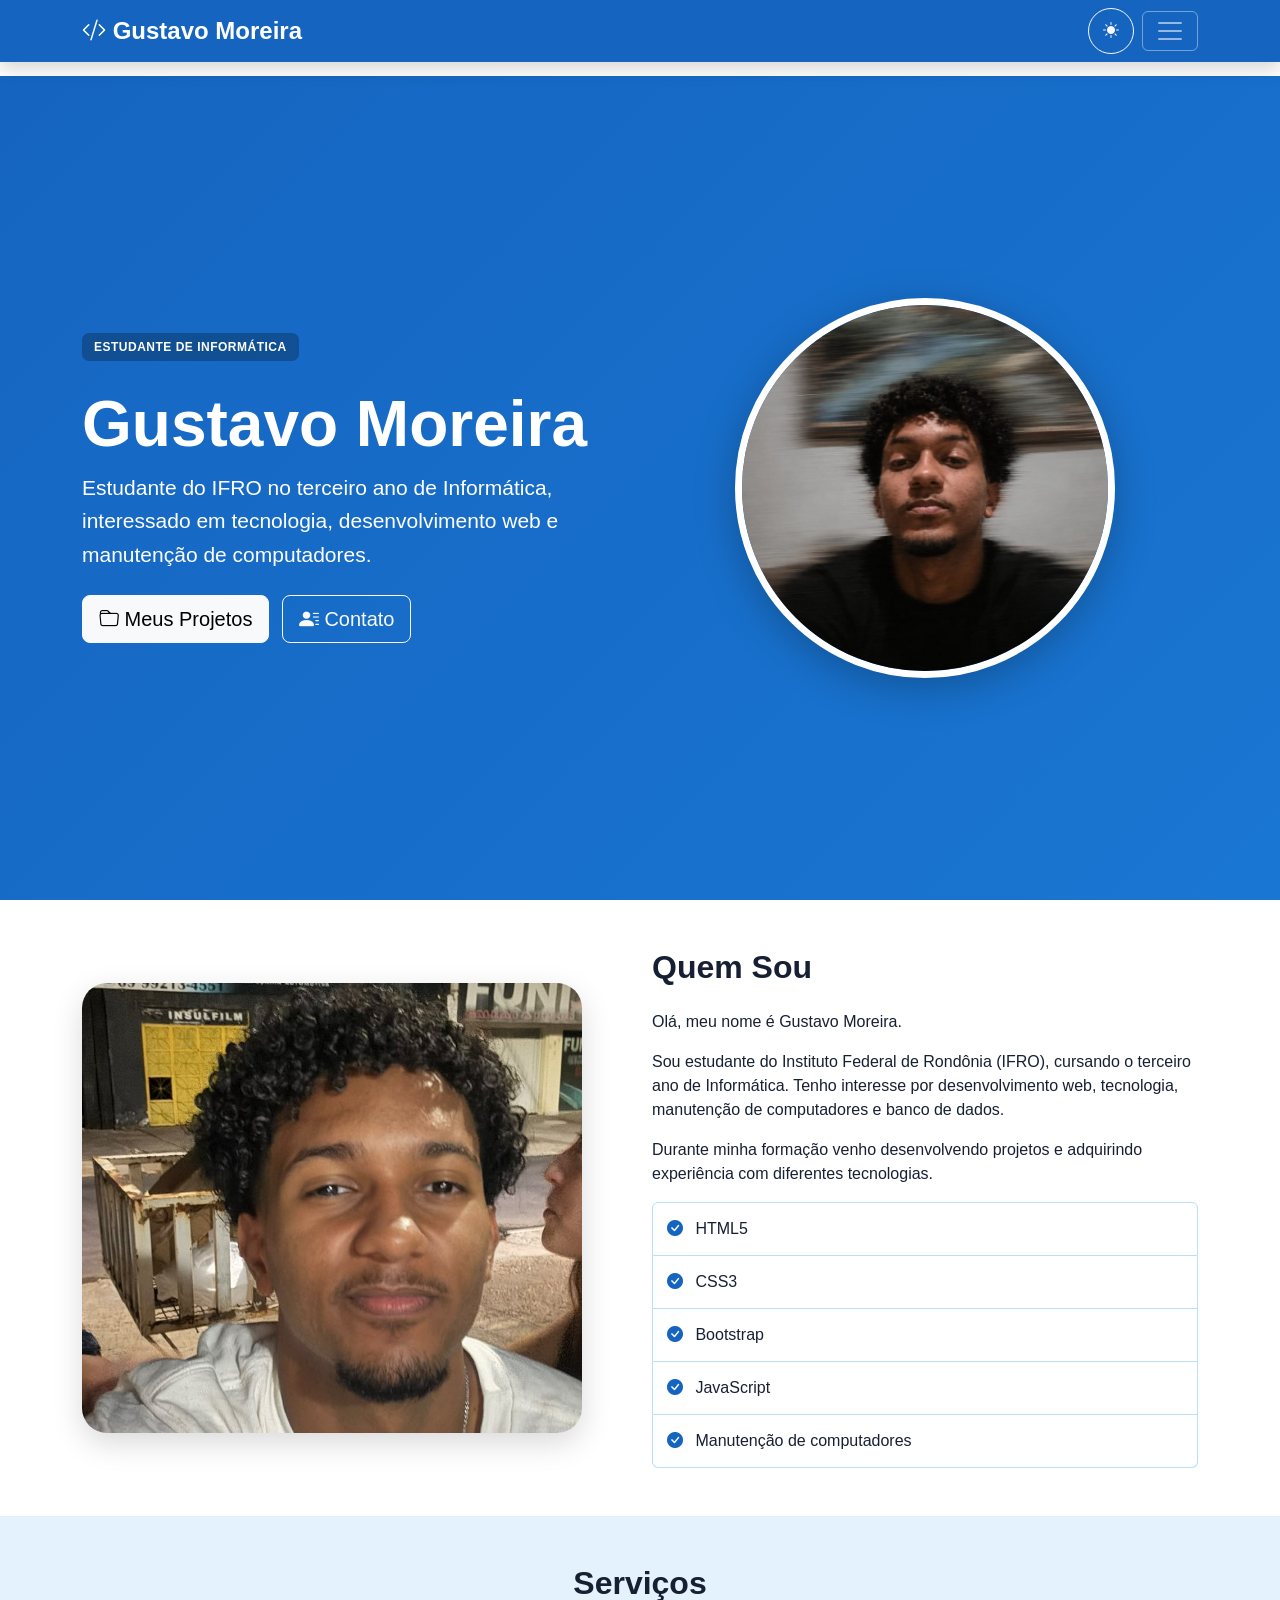
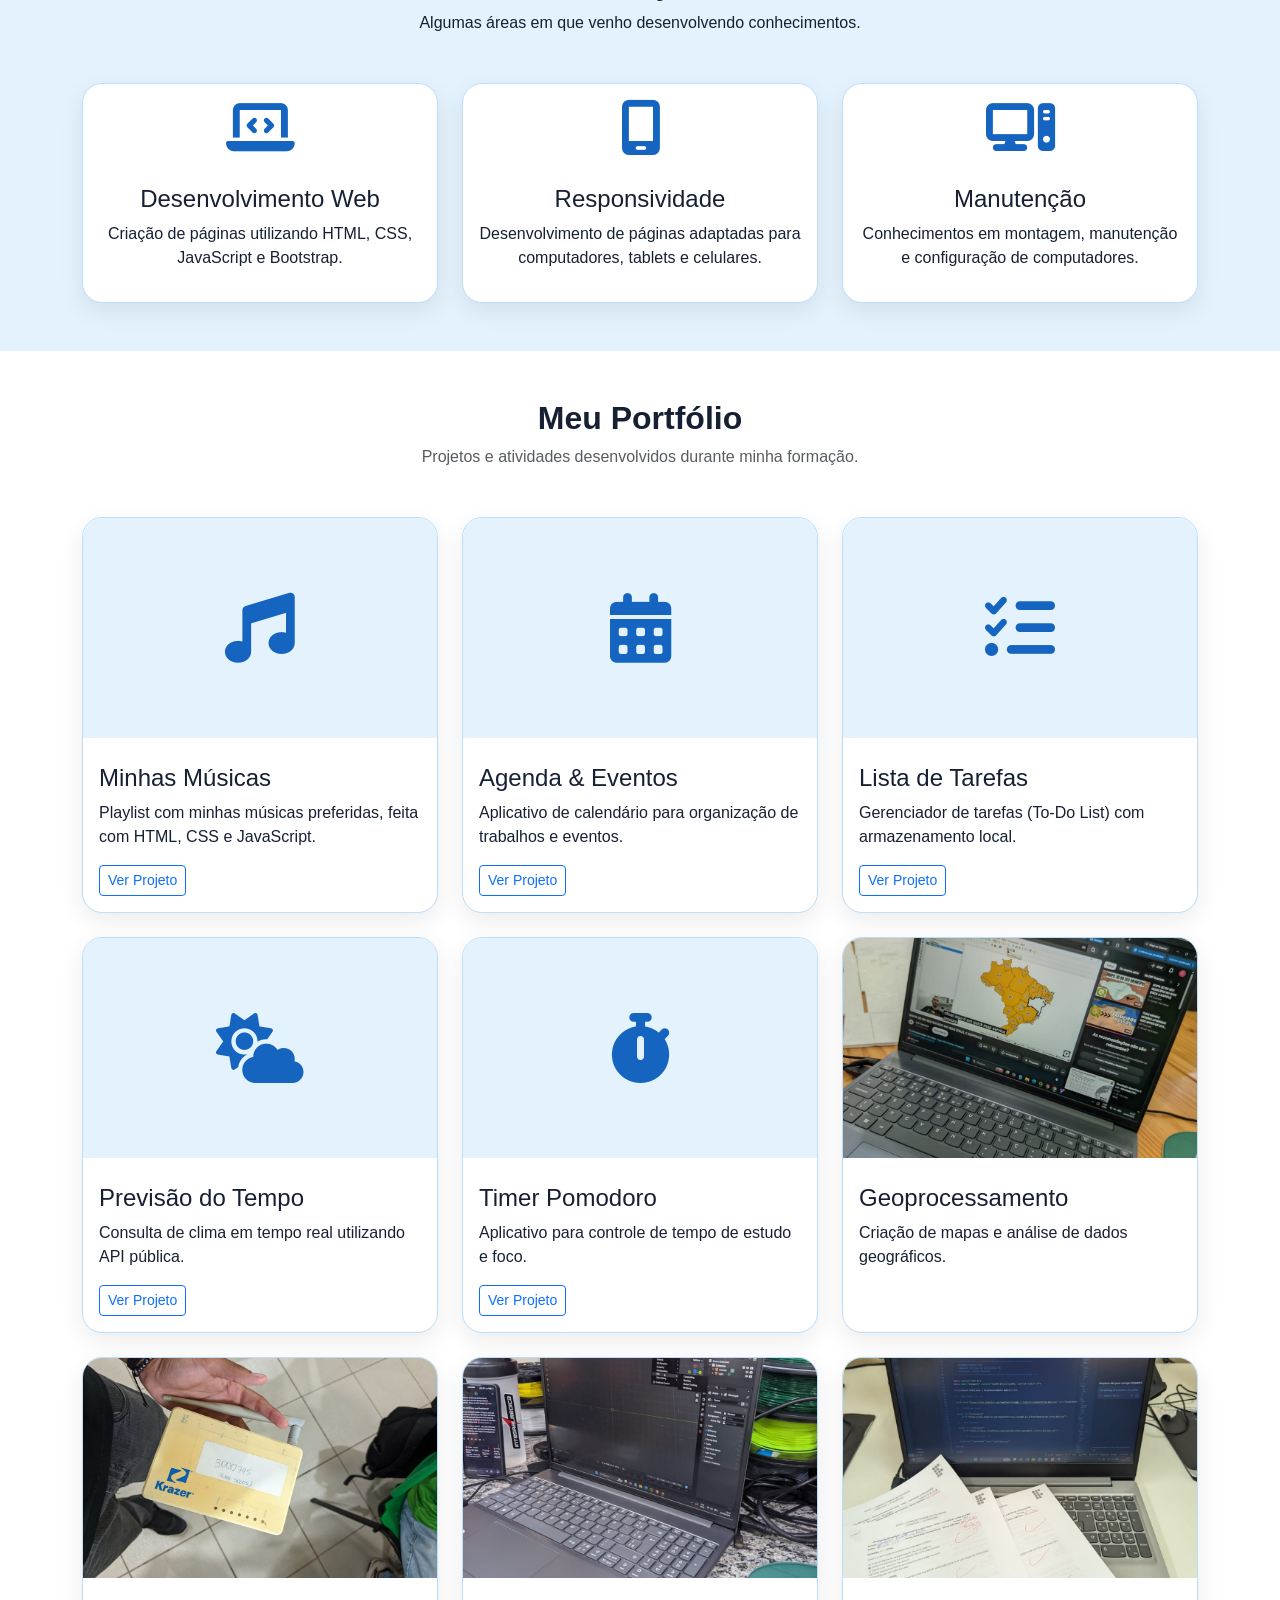
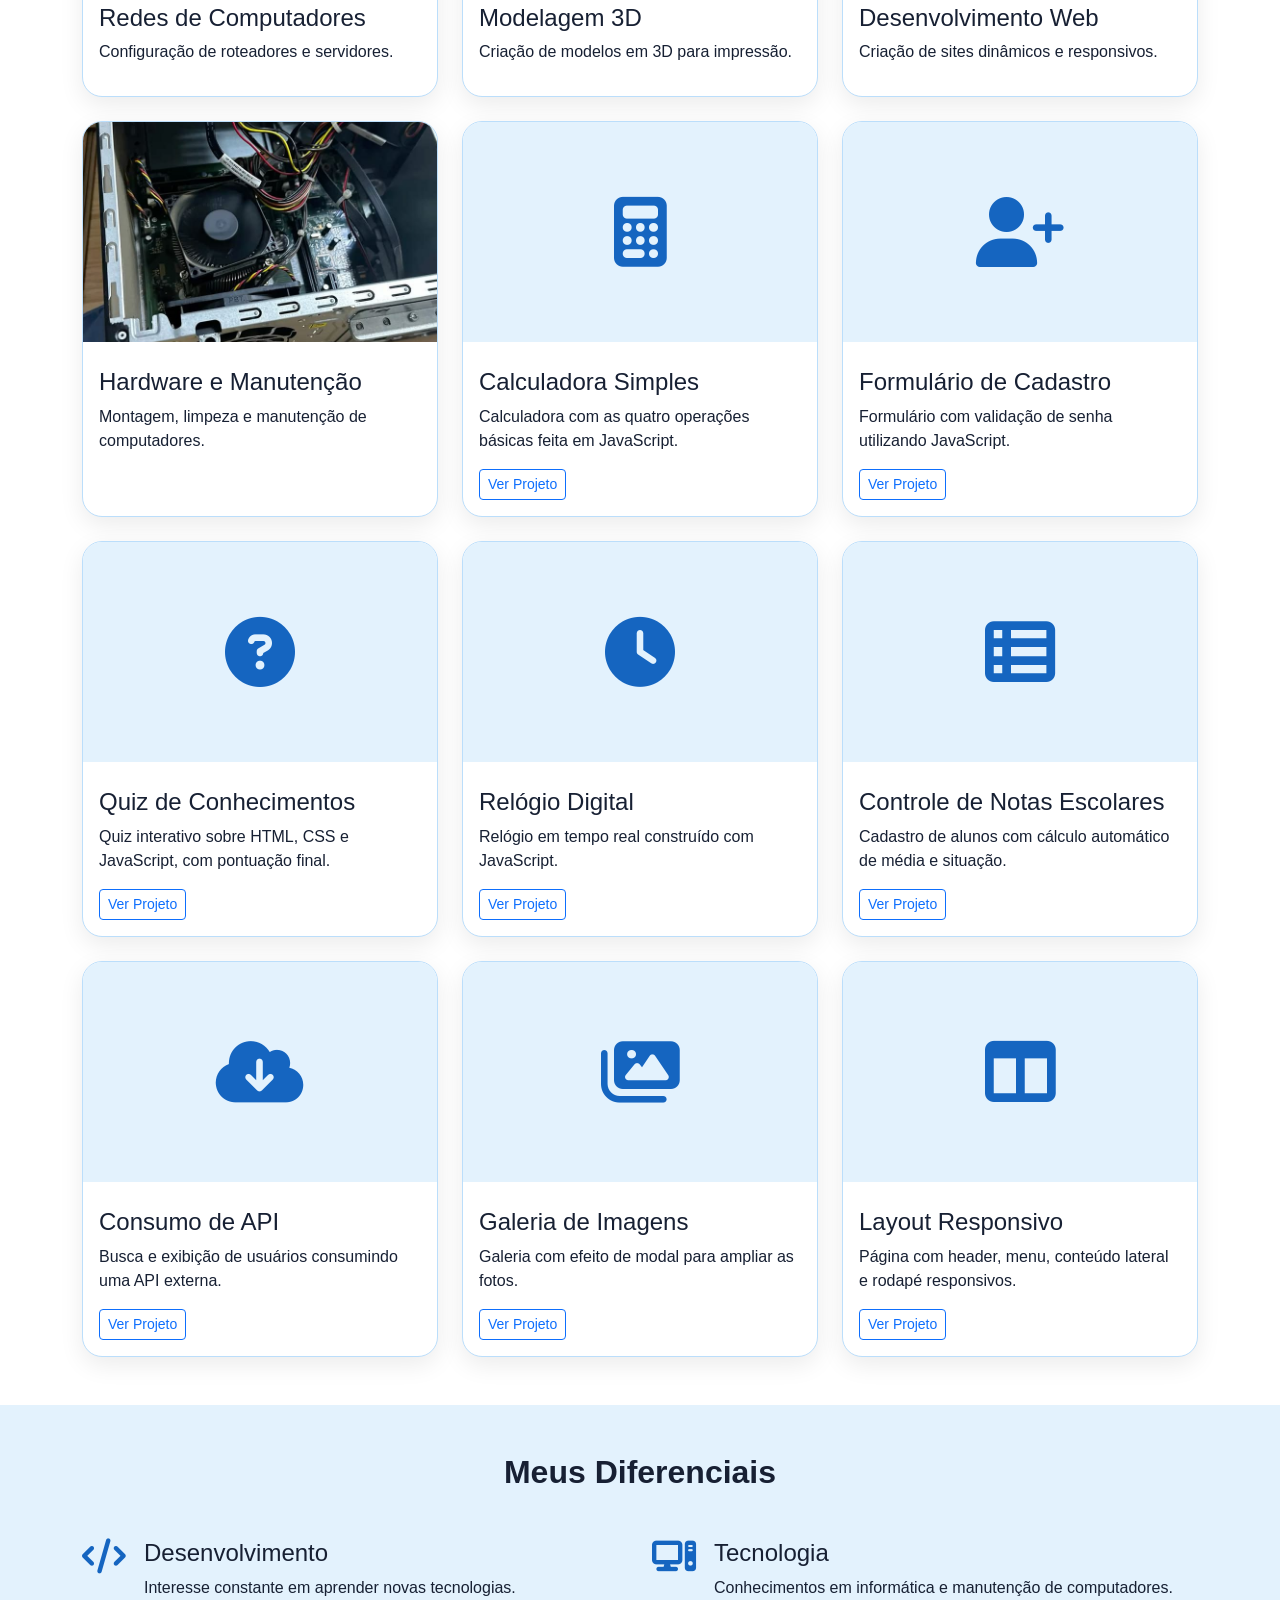
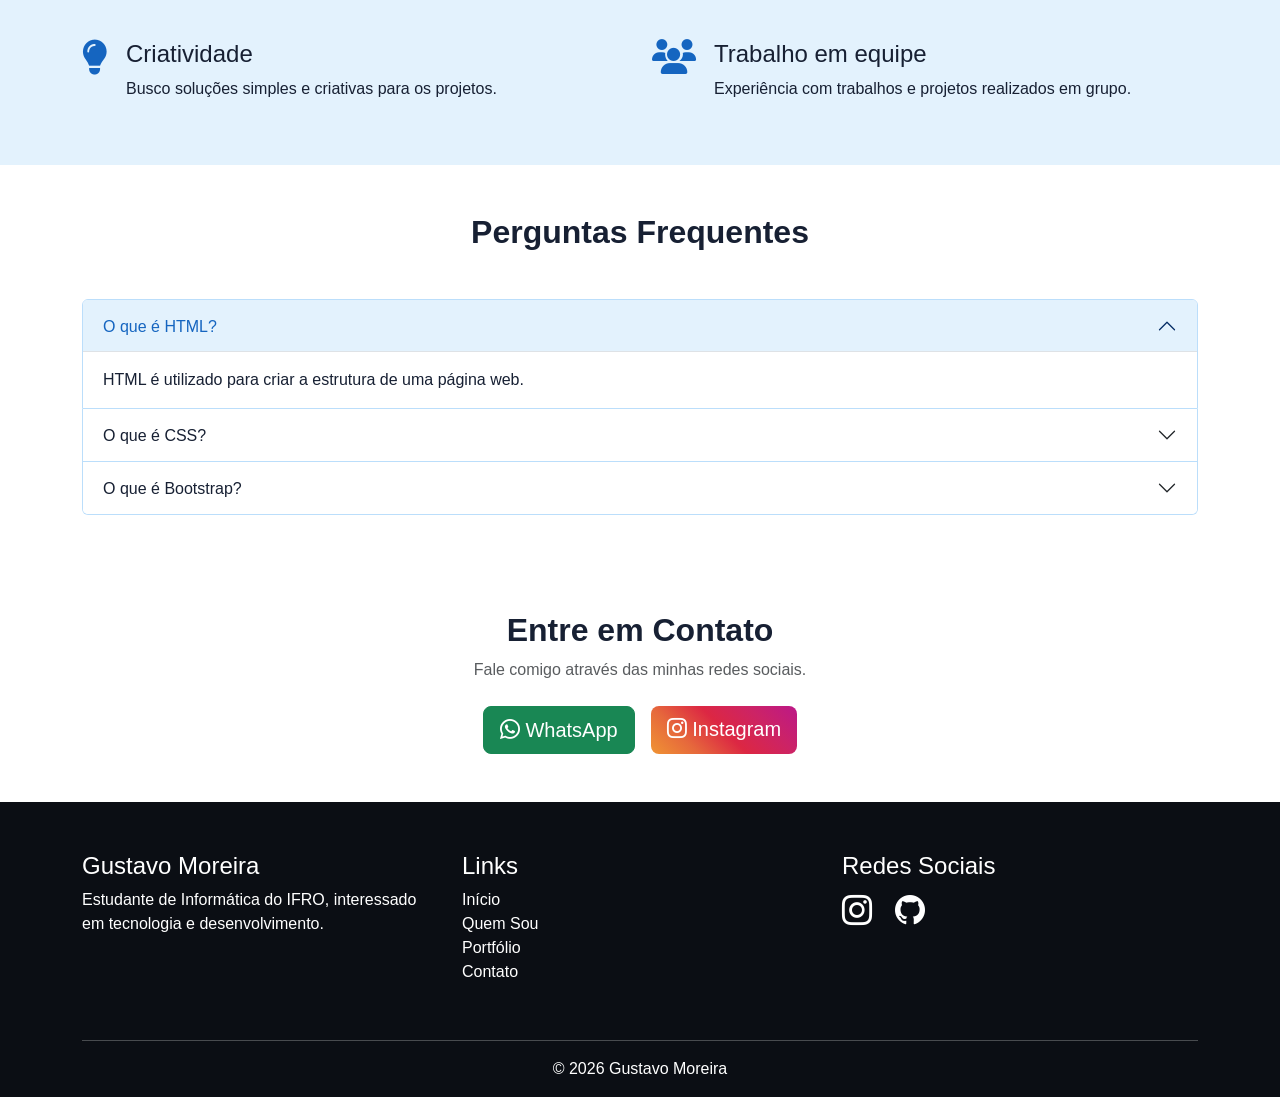
<file: index.html>
﻿<!DOCTYPE html>
<html lang="pt-BR">

<head>

    <!-- Define que estamos usando HTML5 -->
    <meta charset="UTF-8">

    <!-- Faz o site se adaptar a celulares, tablets e computadores -->
    <meta name="viewport" content="width=device-width, initial-scale=1.0">

    <!-- Título que aparece na aba do navegador -->
    <title>Gustavo Moreira | Portfólio</title>

    <!-- Bootstrap -->
    <link href="https://cdn.jsdelivr.net/npm/bootstrap@5.3.7/dist/css/bootstrap.min.css" rel="stylesheet">

    <!-- Bootstrap Icons -->
    <link rel="stylesheet"
        href="https://cdn.jsdelivr.net/npm/bootstrap-icons@1.13.1/font/bootstrap-icons.min.css">

    <!-- Font Awesome -->
    <link rel="stylesheet"
        href="https://cdnjs.cloudflare.com/ajax/libs/font-awesome/6.7.2/css/all.min.css">

    <!-- Nosso arquivo CSS -->
    <link rel="stylesheet" href="style.css">

</head>

<body>

    <!-- =====================================================
         LOADER
         Tela que aparece enquanto a página carrega
    ====================================================== -->

    <div id="loader">

        <div class="spinner-border text-primary"
            style="width: 4rem; height: 4rem;"
            role="status">

        </div>

    </div>


    <!-- =====================================================
         NAVBAR
         Barra superior do site
    ====================================================== -->

    <header>

        <nav class="navbar navbar-dark fixed-top shadow">

            <div class="container">

                <!-- Nome no canto esquerdo -->
                <a class="navbar-brand fw-bold" href="#inicio">

                    <i class="bi bi-code-slash"></i>

                    Gustavo Moreira

                </a>


                <!-- Botões do lado direito -->

                <div class="d-flex align-items-center">

                    <!-- Botão para mudar o tema -->

                    <button id="btnDarkMode"
                        class="btn btn-outline-light rounded-circle tema-btn"
                        title="Alternar tema">

                        <i id="iconeTema" class="bi bi-sun-fill"></i>

                    </button>


                    <!-- Botão do menu -->

                    <button class="navbar-toggler ms-2"
                        type="button"
                        data-bs-toggle="offcanvas"
                        data-bs-target="#menuOffcanvas">

                        <span class="navbar-toggler-icon"></span>

                    </button>

                </div>

            </div>

        </nav>


        <!-- =================================================
             MENU LATERAL
        ================================================== -->

        <div class="offcanvas offcanvas-end"
            tabindex="-1"
            id="menuOffcanvas">

            <div class="offcanvas-header">

                <h5 class="offcanvas-title">

                    Navegação

                </h5>

                <button type="button"
                    class="btn-close"
                    data-bs-dismiss="offcanvas">

                </button>

            </div>


            <div class="offcanvas-body">

                <ul class="navbar-nav">

                    <li class="nav-item">

                        <a class="nav-link"
                            href="#inicio"
                            data-bs-dismiss="offcanvas">

                            Início

                        </a>

                    </li>


                    <li class="nav-item">

                        <a class="nav-link"
                            href="#sobre"
                            data-bs-dismiss="offcanvas">

                            Quem Sou

                        </a>

                    </li>


                    <li class="nav-item">

                        <a class="nav-link"
                            href="#servicos"
                            data-bs-dismiss="offcanvas">

                            Serviços

                        </a>

                    </li>


                    <li class="nav-item">

                        <a class="nav-link"
                            href="#galeria"
                            data-bs-dismiss="offcanvas">

                            Portfólio

                        </a>

                    </li>


                    <li class="nav-item">

                        <a class="nav-link"
                            href="#contato"
                            data-bs-dismiss="offcanvas">

                            Contato

                        </a>

                    </li>

                </ul>

            </div>

        </div>

    </header>



    <!-- =====================================================
         CONTEÚDO PRINCIPAL
    ====================================================== -->

    <main>


        <!-- =================================================
             INÍCIO
        ================================================== -->

        <section id="inicio" class="hero">

            <div class="container">

                <div class="row align-items-center">


                    <!-- TEXTO -->

                    <div class="col-lg-6 hero-text">

                        <span class="badge">

                            ESTUDANTE DE INFORMÁTICA

                        </span>


                        <h1>

                            Gustavo Moreira

                        </h1>


                        <p>

                            Estudante do IFRO no terceiro ano de Informática,
                            interessado em tecnologia, desenvolvimento web
                            e manutenção de computadores.

                        </p>


                        <!-- Botões -->

                        <div class="mt-4">

                            <a href="#galeria"
                                class="btn btn-light btn-lg me-2">

                                <i class="bi bi-folder"></i>

                                Meus Projetos

                            </a>


                            <a href="#contato"
                                class="btn btn-outline-light btn-lg">

                                <i class="bi bi-person-lines-fill"></i>

                                Contato

                            </a>

                        </div>

                    </div>



                    <!-- =================================================
                         FOTO PRINCIPAL
                    ================================================== -->

                    <div class="col-lg-6 text-center">

                        <img src="img/perfil.jpg"
                            class="foto-inicio"
                            alt="Foto de Gustavo Moreira">

                    </div>

                </div>

            </div>

        </section>



        <!-- =================================================
             QUEM SOU
        ================================================== -->

        <section id="sobre" class="py-5">

            <div class="container">

                <div class="row align-items-center">


                    <!-- FOTO -->

                    <div class="col-lg-6 mb-4 mb-lg-0">

                        <img src="img/sobre.jpg"
                            class="img-fluid foto-sobre"
                            alt="Gustavo Moreira">

                    </div>



                    <!-- TEXTO -->

                    <div class="col-lg-6">

                        <h2 class="fw-bold mb-4">

                            Quem Sou

                        </h2>


                        <p>

                            Olá, meu nome é Gustavo Moreira.

                        </p>


                        <p>

                            Sou estudante do Instituto Federal de Rondônia
                            (IFRO), cursando o terceiro ano de Informática.
                            Tenho interesse por desenvolvimento web,
                            tecnologia, manutenção de computadores e banco
                            de dados.

                        </p>


                        <p>

                            Durante minha formação venho desenvolvendo
                            projetos e adquirindo experiência com diferentes
                            tecnologias.

                        </p>


                        <!-- Habilidades -->

                        <ul class="list-group">

                            <li class="list-group-item">

                                <i class="bi bi-check-circle-fill"></i>

                                HTML5

                            </li>


                            <li class="list-group-item">

                                <i class="bi bi-check-circle-fill"></i>

                                CSS3

                            </li>


                            <li class="list-group-item">

                                <i class="bi bi-check-circle-fill"></i>

                                Bootstrap

                            </li>


                            <li class="list-group-item">

                                <i class="bi bi-check-circle-fill"></i>

                                JavaScript

                            </li>


                            <li class="list-group-item">

                                <i class="bi bi-check-circle-fill"></i>

                                Manutenção de computadores

                            </li>

                        </ul>

                    </div>

                </div>

            </div>

        </section>



        <!-- =================================================
             SERVIÇOS
        ================================================== -->

        <section id="servicos" class="py-5 secao-destaque">

            <div class="container">

                <div class="text-center mb-5">

                    <h2 class="fw-bold">

                        Serviços

                    </h2>

                    <p>

                        Algumas áreas em que venho desenvolvendo
                        conhecimentos.

                    </p>

                </div>


                <div class="row g-4">


                    <!-- CARD 1 -->

                    <div class="col-md-4">

                        <div class="card h-100">

                            <div class="card-body text-center">

                                <i class="fa-solid fa-laptop-code icone-card"></i>

                                <h4>

                                    Desenvolvimento Web

                                </h4>

                                <p>

                                    Criação de páginas utilizando HTML,
                                    CSS, JavaScript e Bootstrap.

                                </p>

                            </div>

                        </div>

                    </div>



                    <!-- CARD 2 -->

                    <div class="col-md-4">

                        <div class="card h-100">

                            <div class="card-body text-center">

                                <i class="fa-solid fa-mobile-screen icone-card"></i>

                                <h4>

                                    Responsividade

                                </h4>

                                <p>

                                    Desenvolvimento de páginas adaptadas
                                    para computadores, tablets e celulares.

                                </p>

                            </div>

                        </div>

                    </div>



                    <!-- CARD 3 -->

                    <div class="col-md-4">

                        <div class="card h-100">

                            <div class="card-body text-center">

                                <i class="fa-solid fa-computer icone-card"></i>

                                <h4>

                                    Manutenção

                                </h4>

                                <p>

                                    Conhecimentos em montagem, manutenção
                                    e configuração de computadores.

                                </p>

                            </div>

                        </div>

                    </div>

                </div>

            </div>

        </section>



        <!-- =================================================
             PORTFÓLIO
        ================================================== -->

        <section id="galeria" class="py-5">

            <div class="container">

                <div class="text-center mb-5">

                    <h2 class="fw-bold">

                        Meu Portfólio

                    </h2>

                    <p class="text-muted">

                        Projetos e atividades desenvolvidos durante
                        minha formação.

                    </p>

                </div>


                <div class="row g-4">


                    <!-- PROJETO 1: Música -->
                    <div class="col-lg-4 col-md-6">
                        <div class="card h-100">
                            <div class="projeto-icone">
                                <i class="fa-solid fa-music"></i>
                            </div>
                            <div class="card-body">
                                <h4>Minhas Músicas</h4>
                                <p>Playlist com minhas músicas preferidas, feita com HTML, CSS e JavaScript.</p>
                                <a href="projetos/musicas/index.html" target="_blank" class="btn btn-outline-primary btn-sm">Ver Projeto</a>
                            </div>
                        </div>
                    </div>

                    <!-- PROJETO 2: Calendário / Agenda -->
                    <div class="col-lg-4 col-md-6">
                        <div class="card h-100">
                            <div class="projeto-icone">
                                <i class="fa-solid fa-calendar-days"></i>
                            </div>
                            <div class="card-body">
                                <h4>Agenda & Eventos</h4>
                                <p>Aplicativo de calendário para organização de trabalhos e eventos.</p>
                                <a href="projetos/calendario/index.html" target="_blank" class="btn btn-outline-primary btn-sm">Ver Projeto</a>
                            </div>
                        </div>
                    </div>

                    <!-- PROJETO 3: Lista de Tarefas -->
                    <div class="col-lg-4 col-md-6">
                        <div class="card h-100">
                            <div class="projeto-icone">
                                <i class="fa-solid fa-list-check"></i>
                            </div>
                            <div class="card-body">
                                <h4>Lista de Tarefas</h4>
                                <p>Gerenciador de tarefas (To-Do List) com armazenamento local.</p>
                                <a href="projetos/tarefas/index.html" target="_blank" class="btn btn-outline-primary btn-sm">Ver Projeto</a>
                            </div>
                        </div>
                    </div>

                    <!-- PROJETO 4: Clima -->
                    <div class="col-lg-4 col-md-6">
                        <div class="card h-100">
                            <div class="projeto-icone">
                                <i class="fa-solid fa-cloud-sun"></i>
                            </div>
                            <div class="card-body">
                                <h4>Previsão do Tempo</h4>
                                <p>Consulta de clima em tempo real utilizando API pública.</p>
                                <a href="projetos/clima/index.html" target="_blank" class="btn btn-outline-primary btn-sm">Ver Projeto</a>
                            </div>
                        </div>
                    </div>

                    <!-- PROJETO 5: Pomodoro -->
                    <div class="col-lg-4 col-md-6">
                        <div class="card h-100">
                            <div class="projeto-icone">
                                <i class="fa-solid fa-stopwatch"></i>
                            </div>
                            <div class="card-body">
                                <h4>Timer Pomodoro</h4>
                                <p>Aplicativo para controle de tempo de estudo e foco.</p>
                                <a href="projetos/pomodoro/index.html" target="_blank" class="btn btn-outline-primary btn-sm">Ver Projeto</a>
                            </div>
                        </div>
                    </div>

                    <!-- PROJETOS ANTIGOS COM FOTOS -->

                    <!-- PROJETO: Geoprocessamento -->
                    <div class="col-lg-4 col-md-6">
                        <div class="card h-100">
                            <img src="img/projeto1.jpg"
                                class="card-img-top imagem-projeto"
                                alt="Projeto de Geoprocessamento">
                            <div class="card-body">
                                <h4>
                                    Geoprocessamento
                                </h4>
                                <p>
                                    Criação de mapas e análise de dados
                                    geográficos.
                                </p>
                            </div>
                        </div>
                    </div>

                    <!-- PROJETO: Redes de Computadores -->
                    <div class="col-lg-4 col-md-6">
                        <div class="card h-100">
                            <img src="img/projeto2.jpg"
                                class="card-img-top imagem-projeto"
                                alt="Projeto de Redes">
                            <div class="card-body">
                                <h4>
                                    Redes de Computadores
                                </h4>
                                <p>
                                    Configuração de roteadores e
                                    servidores.
                                </p>
                            </div>
                        </div>
                    </div>

                    <!-- PROJETO: Modelagem 3D -->
                    <div class="col-lg-4 col-md-6">
                        <div class="card h-100">
                            <img src="img/projeto3.jpg"
                                class="card-img-top imagem-projeto"
                                alt="Projeto de Modelagem 3D">
                            <div class="card-body">
                                <h4>
                                    Modelagem 3D
                                </h4>
                                <p>
                                    Criação de modelos em 3D para
                                    impressão.
                                </p>
                            </div>
                        </div>
                    </div>

                    <!-- PROJETO: Desenvolvimento Web -->
                    <div class="col-lg-4 col-md-6">
                        <div class="card h-100">
                            <img src="img/projeto4.jpg"
                                class="card-img-top imagem-projeto"
                                alt="Projeto Web">
                            <div class="card-body">
                                <h4>
                                    Desenvolvimento Web
                                </h4>
                                <p>
                                    Criação de sites dinâmicos e
                                    responsivos.
                                </p>
                            </div>
                        </div>
                    </div>

                    <!-- PROJETO: Hardware e Manutenção -->
                    <div class="col-lg-4 col-md-6">
                        <div class="card h-100">
                            <img src="img/projeto5.jpg"
                                class="card-img-top imagem-projeto"
                                alt="Manutenção de computadores">
                            <div class="card-body">
                                <h4>
                                    Hardware e Manutenção
                                </h4>
                                <p>
                                    Montagem, limpeza e manutenção
                                    de computadores.
                                </p>
                            </div>
                        </div>
                    </div>

                    <!-- PROJETO 6 -->                    <div class="col-lg-4 col-md-6">

                        <div class="card h-100">

                            <div class="projeto-icone">
                                <i class="fa-solid fa-calculator"></i>
                            </div>

                            <div class="card-body">

                                <h4>

                                    Calculadora Simples

                                </h4>

                                <p>

                                    Calculadora com as quatro operações
                                    básicas feita em JavaScript.

                                </p>

                                <a href="projetos/calculadora/index.html"
                                    target="_blank"
                                    class="btn btn-outline-primary btn-sm">

                                    Ver Projeto

                                </a>

                            </div>

                        </div>

                    </div>



                    <!-- PROJETO 7 -->

                    <div class="col-lg-4 col-md-6">

                        <div class="card h-100">

                            <div class="projeto-icone">
                                <i class="fa-solid fa-user-plus"></i>
                            </div>

                            <div class="card-body">

                                <h4>

                                    Formulário de Cadastro

                                </h4>

                                <p>

                                    Formulário com validação de senha
                                    utilizando JavaScript.

                                </p>

                                <a href="projetos/cadastro/index.html"
                                    target="_blank"
                                    class="btn btn-outline-primary btn-sm">

                                    Ver Projeto

                                </a>

                            </div>

                        </div>

                    </div>



                    <!-- PROJETO 8 -->

                    <div class="col-lg-4 col-md-6">

                        <div class="card h-100">

                            <div class="projeto-icone">
                                <i class="fa-solid fa-circle-question"></i>
                            </div>

                            <div class="card-body">

                                <h4>

                                    Quiz de Conhecimentos

                                </h4>

                                <p>

                                    Quiz interativo sobre HTML, CSS e
                                    JavaScript, com pontuação final.

                                </p>

                                <a href="projetos/quiz/index.html"
                                    target="_blank"
                                    class="btn btn-outline-primary btn-sm">

                                    Ver Projeto

                                </a>

                            </div>

                        </div>

                    </div>



                    <!-- PROJETO 9 -->

                    <div class="col-lg-4 col-md-6">

                        <div class="card h-100">

                            <div class="projeto-icone">
                                <i class="fa-solid fa-clock"></i>
                            </div>

                            <div class="card-body">

                                <h4>

                                    Relógio Digital

                                </h4>

                                <p>

                                    Relógio em tempo real construído
                                    com JavaScript.

                                </p>

                                <a href="projetos/relogio/index.html"
                                    target="_blank"
                                    class="btn btn-outline-primary btn-sm">

                                    Ver Projeto

                                </a>

                            </div>

                        </div>

                    </div>



                    <!-- PROJETO 10 -->

                    <div class="col-lg-4 col-md-6">

                        <div class="card h-100">

                            <div class="projeto-icone">
                                <i class="fa-solid fa-table-list"></i>
                            </div>

                            <div class="card-body">

                                <h4>

                                    Controle de Notas Escolares

                                </h4>

                                <p>

                                    Cadastro de alunos com cálculo
                                    automático de média e situação.

                                </p>

                                <a href="projetos/notas/index.html"
                                    target="_blank"
                                    class="btn btn-outline-primary btn-sm">

                                    Ver Projeto

                                </a>

                            </div>

                        </div>

                    </div>



                    <!-- PROJETO 11 -->

                    <div class="col-lg-4 col-md-6">

                        <div class="card h-100">

                            <div class="projeto-icone">
                                <i class="fa-solid fa-cloud-arrow-down"></i>
                            </div>

                            <div class="card-body">

                                <h4>

                                    Consumo de API

                                </h4>

                                <p>

                                    Busca e exibição de usuários
                                    consumindo uma API externa.

                                </p>

                                <a href="projetos/api/index.html"
                                    target="_blank"
                                    class="btn btn-outline-primary btn-sm">

                                    Ver Projeto

                                </a>

                            </div>

                        </div>

                    </div>



                    <!-- PROJETO 12 -->

                    <div class="col-lg-4 col-md-6">

                        <div class="card h-100">

                            <div class="projeto-icone">
                                <i class="fa-solid fa-images"></i>
                            </div>

                            <div class="card-body">

                                <h4>

                                    Galeria de Imagens

                                </h4>

                                <p>

                                    Galeria com efeito de modal para
                                    ampliar as fotos.

                                </p>

                                <a href="projetos/galeria-imagens/index.html"
                                    target="_blank"
                                    class="btn btn-outline-primary btn-sm">

                                    Ver Projeto

                                </a>

                            </div>

                        </div>

                    </div>



                    <!-- PROJETO 13 -->

                    <div class="col-lg-4 col-md-6">

                        <div class="card h-100">

                            <div class="projeto-icone">
                                <i class="fa-solid fa-table-columns"></i>
                            </div>

                            <div class="card-body">

                                <h4>

                                    Layout Responsivo

                                </h4>

                                <p>

                                    Página com header, menu, conteúdo
                                    lateral e rodapé responsivos.

                                </p>

                                <a href="projetos/layout-responsivo/index.html"
                                    target="_blank"
                                    class="btn btn-outline-primary btn-sm">

                                    Ver Projeto

                                </a>

                            </div>

                        </div>

                    </div>

                </div>

            </div>

        </section>



        <!-- =================================================
             DIFERENCIAIS
        ================================================== -->

        <section class="py-5 secao-destaque">

            <div class="container">

                <div class="text-center mb-5">

                    <h2 class="fw-bold">

                        Meus Diferenciais

                    </h2>

                </div>


                <div class="row g-4">


                    <div class="col-md-6">

                        <div class="d-flex">

                            <i class="fa-solid fa-code icone-diferencial"></i>

                            <div>

                                <h4>

                                    Desenvolvimento

                                </h4>

                                <p>

                                    Interesse constante em aprender
                                    novas tecnologias.

                                </p>

                            </div>

                        </div>

                    </div>



                    <div class="col-md-6">

                        <div class="d-flex">

                            <i class="fa-solid fa-computer icone-diferencial"></i>

                            <div>

                                <h4>

                                    Tecnologia

                                </h4>

                                <p>

                                    Conhecimentos em informática e
                                    manutenção de computadores.

                                </p>

                            </div>

                        </div>

                    </div>



                    <div class="col-md-6">

                        <div class="d-flex">

                            <i class="fa-solid fa-lightbulb icone-diferencial"></i>

                            <div>

                                <h4>

                                    Criatividade

                                </h4>

                                <p>

                                    Busco soluções simples e criativas
                                    para os projetos.

                                </p>

                            </div>

                        </div>

                    </div>



                    <div class="col-md-6">

                        <div class="d-flex">

                            <i class="fa-solid fa-users icone-diferencial"></i>

                            <div>

                                <h4>

                                    Trabalho em equipe

                                </h4>

                                <p>

                                    Experiência com trabalhos e projetos
                                    realizados em grupo.

                                </p>

                            </div>

                        </div>

                    </div>

                </div>

            </div>

        </section>



        <!-- =================================================
             FAQ
        ================================================== -->

        <section class="py-5">

            <div class="container">

                <div class="text-center mb-5">

                    <h2 class="fw-bold">

                        Perguntas Frequentes

                    </h2>

                </div>


                <div class="accordion" id="faq">


                    <!-- PERGUNTA 1 -->

                    <div class="accordion-item">

                        <h2 class="accordion-header">

                            <button class="accordion-button"
                                data-bs-toggle="collapse"
                                data-bs-target="#pergunta1">

                                O que é HTML?

                            </button>

                        </h2>


                        <div id="pergunta1"
                            class="accordion-collapse collapse show"
                            data-bs-parent="#faq">

                            <div class="accordion-body">

                                HTML é utilizado para criar a estrutura
                                de uma página web.

                            </div>

                        </div>

                    </div>



                    <!-- PERGUNTA 2 -->

                    <div class="accordion-item">

                        <h2 class="accordion-header">

                            <button class="accordion-button collapsed"
                                data-bs-toggle="collapse"
                                data-bs-target="#pergunta2">

                                O que é CSS?

                            </button>

                        </h2>


                        <div id="pergunta2"
                            class="accordion-collapse collapse"
                            data-bs-parent="#faq">

                            <div class="accordion-body">

                                CSS é utilizado para definir o visual
                                e o estilo da página.

                            </div>

                        </div>

                    </div>



                    <!-- PERGUNTA 3 -->

                    <div class="accordion-item">

                        <h2 class="accordion-header">

                            <button class="accordion-button collapsed"
                                data-bs-toggle="collapse"
                                data-bs-target="#pergunta3">

                                O que é Bootstrap?

                            </button>

                        </h2>


                        <div id="pergunta3"
                            class="accordion-collapse collapse"
                            data-bs-parent="#faq">

                            <div class="accordion-body">

                                Bootstrap é um framework que facilita
                                a criação de páginas responsivas.

                            </div>

                        </div>

                    </div>

                </div>

            </div>

        </section>



        <!-- =================================================
             CONTATO
        ================================================== -->

        <section id="contato" class="py-5 contato">

            <div class="container text-center">

                <h2 class="fw-bold">

                    Entre em Contato

                </h2>


                <p class="text-muted">

                    Fale comigo através das minhas redes sociais.

                </p>


                <div class="d-flex justify-content-center gap-3 flex-wrap mt-4">


                    <!-- WHATSAPP -->

                    <a href="https://wa.me/5569992793080"
                        target="_blank"
                        class="btn btn-success btn-lg">

                        <i class="bi bi-whatsapp"></i>

                        WhatsApp

                    </a>



                    <!-- INSTAGRAM -->

                    <a href="https://instagram.com/gux_m4"
                        target="_blank"
                        class="btn btn-instagram btn-lg">

                        <i class="bi bi-instagram"></i>

                        Instagram

                    </a>

                </div>

            </div>

        </section>

    </main>



    <!-- =====================================================
         RODAPÉ
    ====================================================== -->

    <footer>

        <div class="container">

            <div class="row">


                <!-- COLUNA 1 -->

                <div class="col-lg-4 mb-4">

                    <h4>

                        Gustavo Moreira

                    </h4>

                    <p>

                        Estudante de Informática do IFRO,
                        interessado em tecnologia e desenvolvimento.

                    </p>

                </div>



                <!-- COLUNA 2 -->

                <div class="col-lg-4 mb-4">

                    <h4>

                        Links

                    </h4>

                    <ul class="list-unstyled">

                        <li>

                            <a href="#inicio">

                                Início

                            </a>

                        </li>

                        <li>

                            <a href="#sobre">

                                Quem Sou

                            </a>

                        </li>

                        <li>

                            <a href="#galeria">

                                Portfólio

                            </a>

                        </li>

                        <li>

                            <a href="#contato">

                                Contato

                            </a>

                        </li>

                    </ul>

                </div>



                <!-- COLUNA 3 -->

                <div class="col-lg-4 mb-4">

                    <h4>

                        Redes Sociais

                    </h4>

                    <a href="https://instagram.com/gux_m4"
                        target="_blank"
                        class="rede-social">

                        <i class="bi bi-instagram"></i>

                    </a>


                    <a href="https://github.com/Guxx-4"
                        target="_blank"
                        class="rede-social">

                        <i class="bi bi-github"></i>

                    </a>

                </div>

            </div>


            <hr>


            <div class="text-center pb-3">

                © 2026 Gustavo Moreira

            </div>

        </div>

    </footer>



    <!-- =====================================================
         BOTÃO VOLTAR AO TOPO
    ====================================================== -->

    <button id="btnTopo"
        class="btn btn-primary rounded-circle">

        <i class="bi bi-arrow-up"></i>

    </button>



    <!-- Bootstrap JavaScript -->

    <script src="https://cdn.jsdelivr.net/npm/bootstrap@5.3.7/dist/js/bootstrap.bundle.min.js"></script>


    <!-- Nosso JavaScript -->

    <script src="script.js"></script>

</body>

</html>
</file>
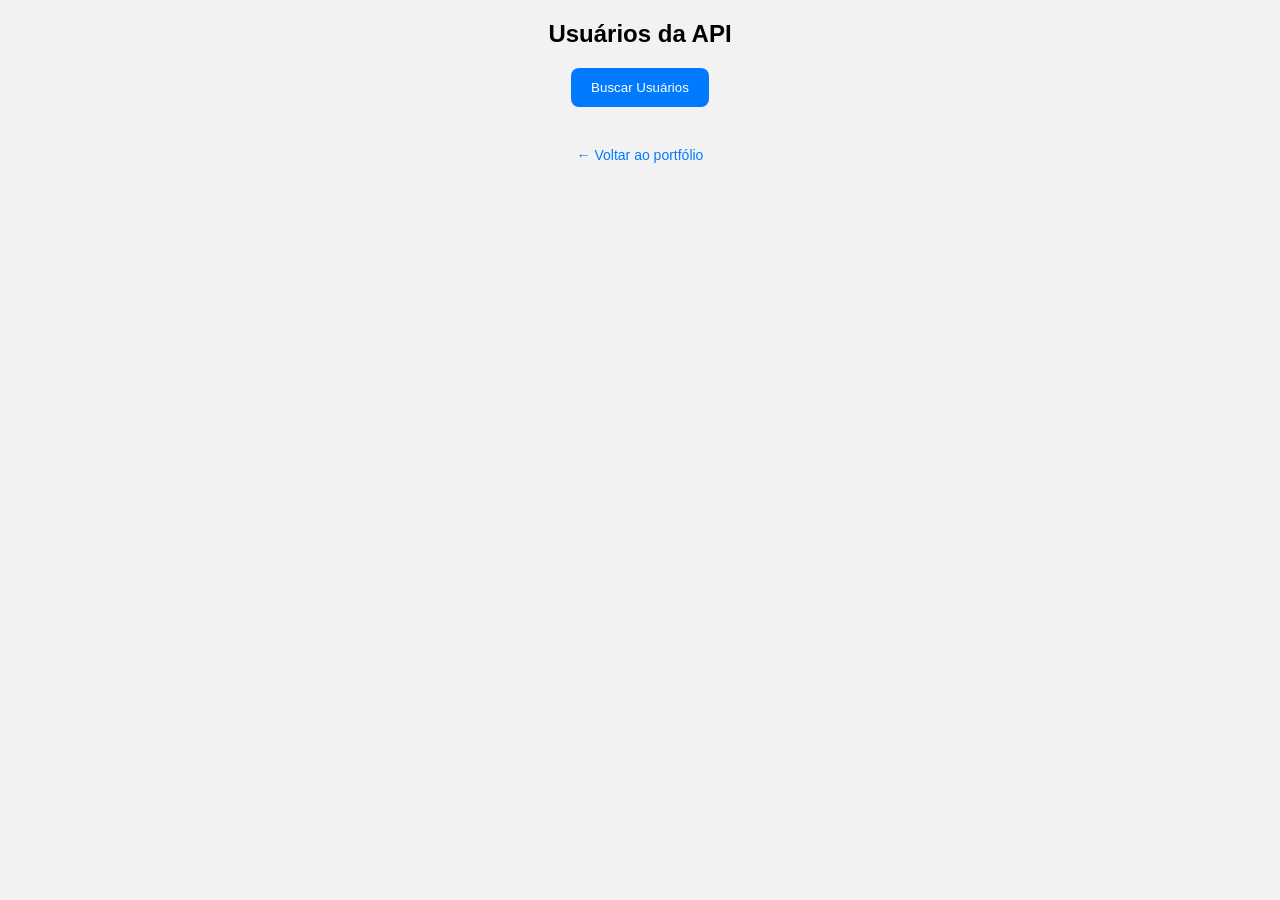
<file: projetos/api/index.html>
<!DOCTYPE html>
<html lang="pt-BR">

<head>

    <meta charset="UTF-8">

    <meta name="viewport" content="width=device-width, initial-scale=1.0">

    <title>Consumo de API</title>

    <link rel="stylesheet" href="style.css">

</head>

<body>

    <div class="container">

        <h2>Usuários da API</h2>

        <!-- Botão para buscar os usuários -->
        <button onclick="buscarUsuarios()">
            Buscar Usuários
        </button>

        <!-- Aqui serão exibidos os cartões -->
        <div id="usuarios"></div>

        <a href="../../index.html" class="voltar">← Voltar ao portfólio</a>

    </div>

    <script src="script.js"></script>

</body>

</html>
</file>
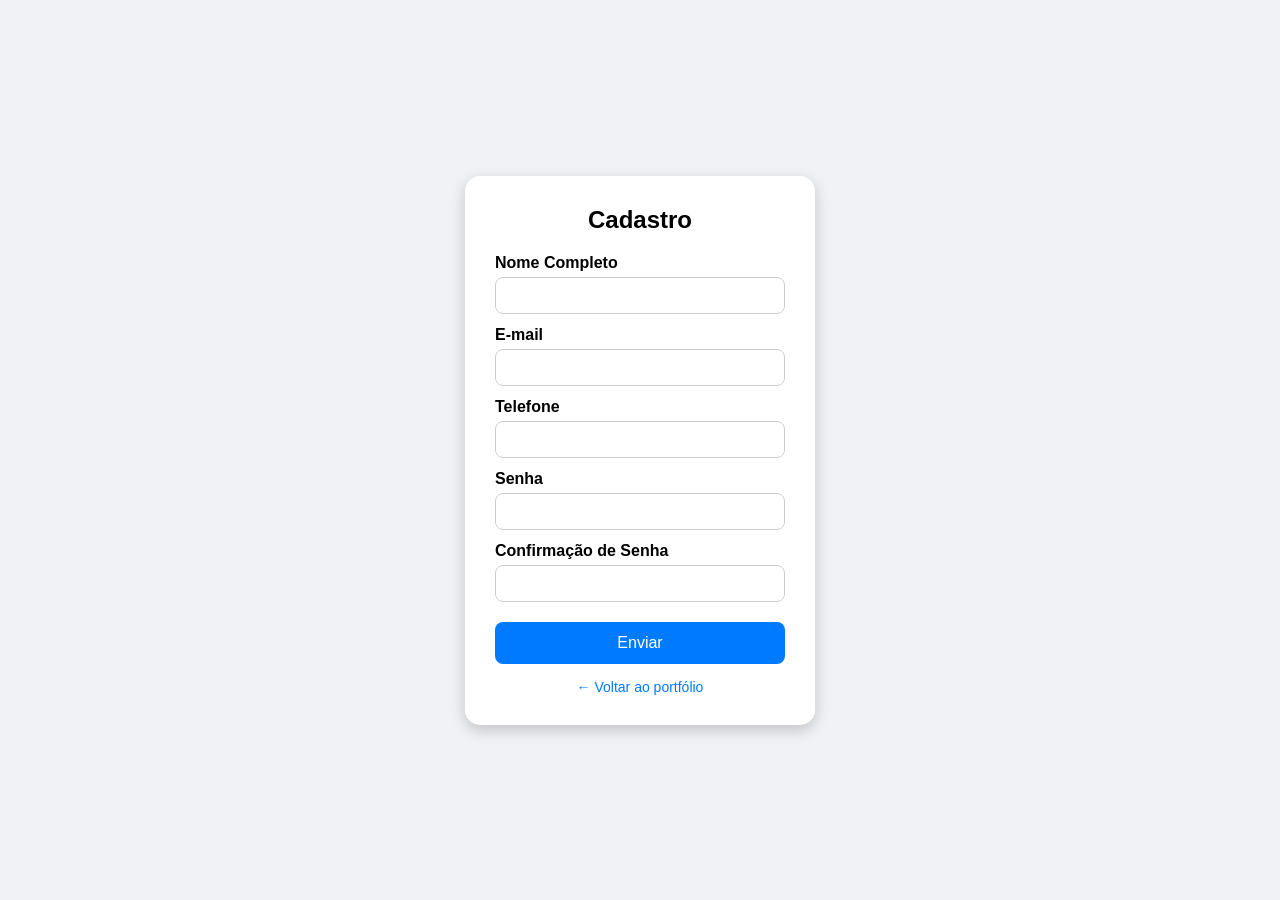
<file: projetos/cadastro/index.html>
<!DOCTYPE html>
<html lang="pt-BR">
<head>
    <meta charset="UTF-8">
    <meta name="viewport" content="width=device-width, initial-scale=1.0">
    <title>Cadastro</title>
    <link rel="stylesheet" href="style.css">
</head>
<body>

    <div class="container">
        <form id="formCadastro">
            <h2>Cadastro</h2>

            <label for="nome">Nome Completo</label>
            <input type="text" id="nome" required>

            <label for="email">E-mail</label>
            <input type="email" id="email" required>

            <label for="telefone">Telefone</label>
            <input type="tel" id="telefone" required>

            <label for="senha">Senha</label>
            <input type="password" id="senha" required>

            <label for="confirmarSenha">Confirmação de Senha</label>
            <input type="password" id="confirmarSenha" required>

            <button type="submit">Enviar</button>

            <a href="../../index.html" class="voltar">← Voltar ao portfólio</a>
        </form>
    </div>

    <script src="script.js"></script>

</body>
</html>
</file>
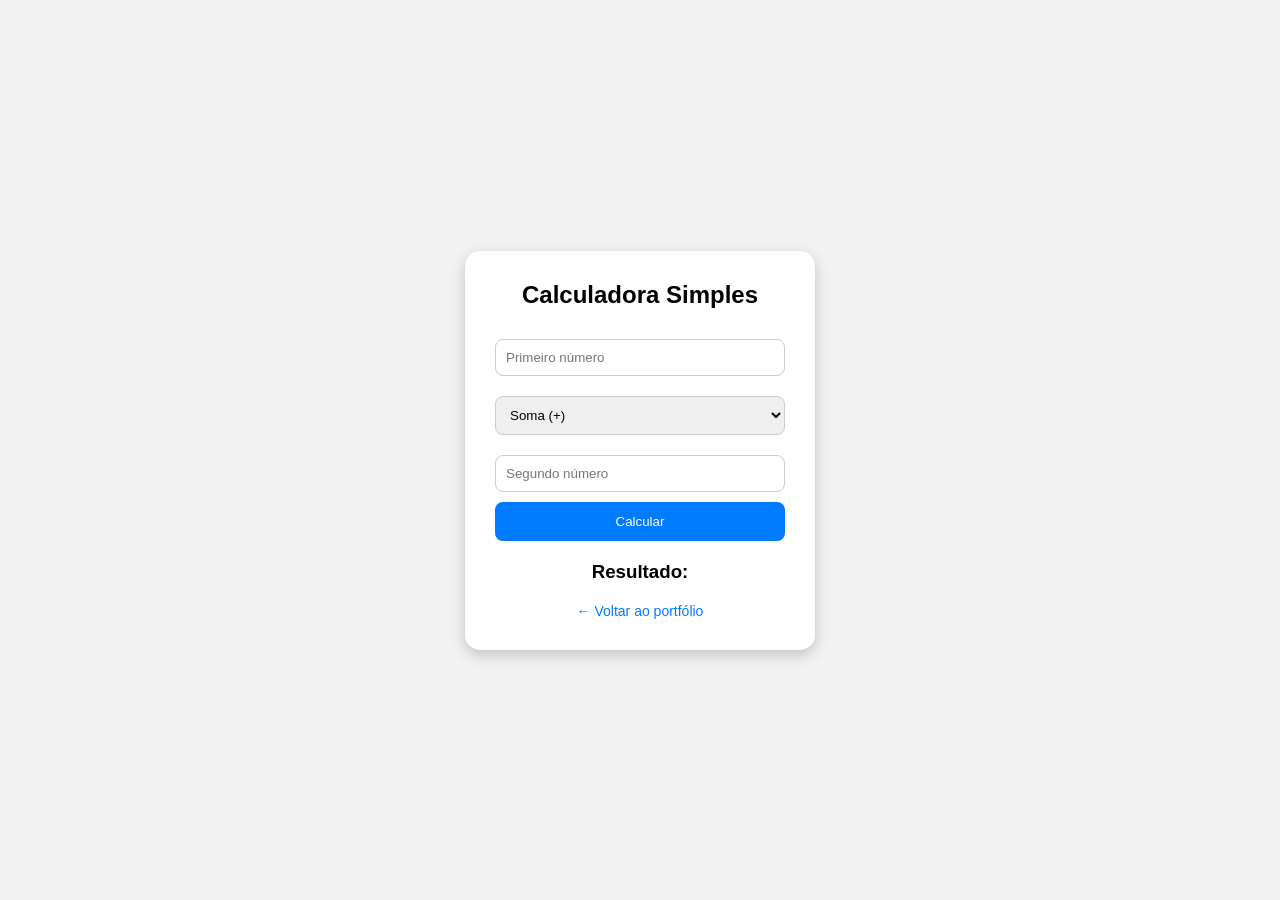
<file: projetos/calculadora/index.html>
<!DOCTYPE html>
<html lang="pt-BR">
<head>
    <meta charset="UTF-8">
    <meta name="viewport" content="width=device-width, initial-scale=1.0">
    <title>Calculadora Simples</title>
    <link rel="stylesheet" href="style.css">
</head>
<body>

    <div class="container">
        <h2>Calculadora Simples</h2>

        <input type="number" id="num1" placeholder="Primeiro número">

        <select id="operacao">
            <option value="+">Soma (+)</option>
            <option value="-">Subtração (-)</option>
            <option value="*">Multiplicação (×)</option>
            <option value="/">Divisão (÷)</option>
        </select>

        <input type="number" id="num2" placeholder="Segundo número">

        <button onclick="calcular()">Calcular</button>

        <h3 id="resultado">Resultado: </h3>

        <a href="../../index.html" class="voltar">← Voltar ao portfólio</a>
    </div>

    <script src="script.js"></script>

</body>
</html>
</file>
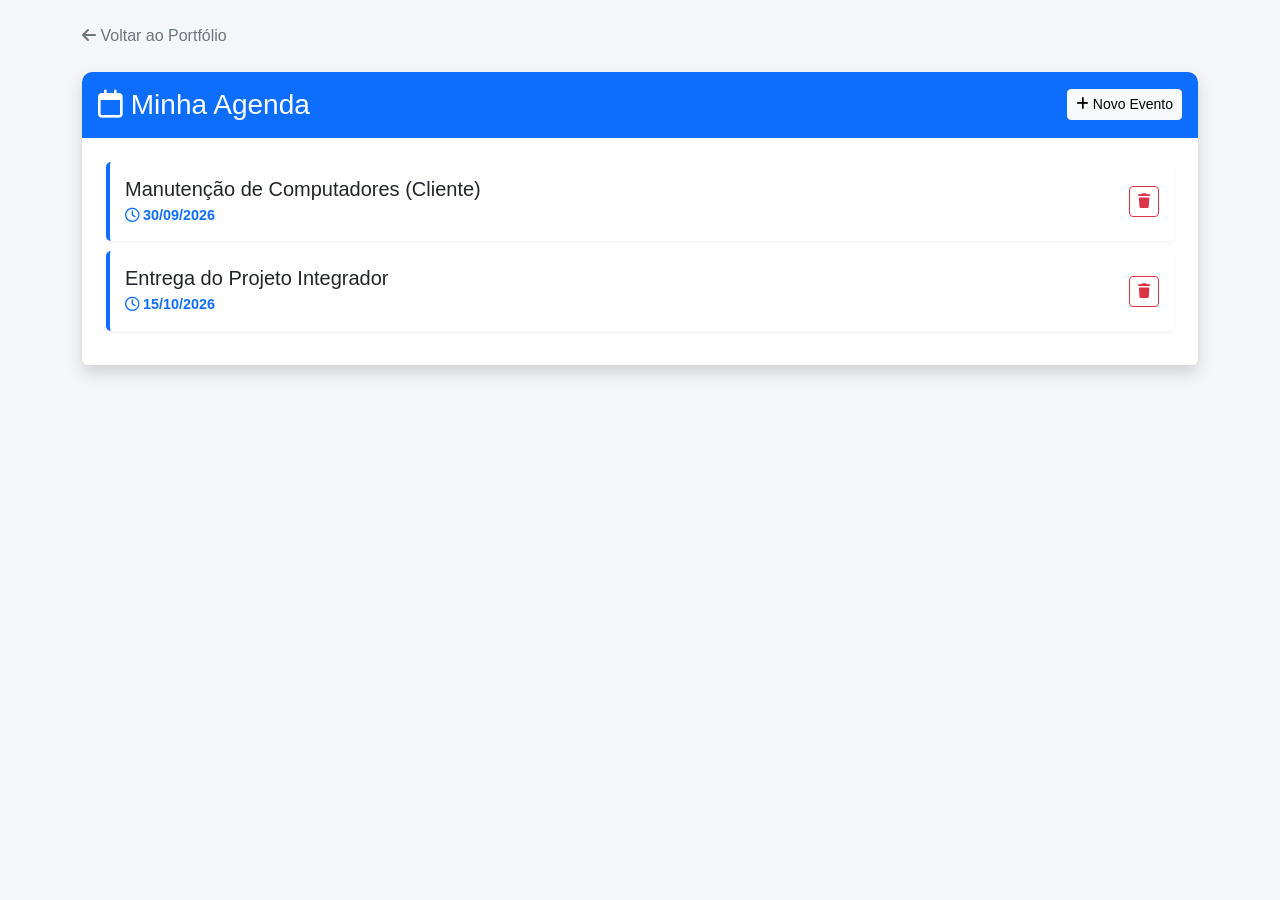
<file: projetos/calendario/index.html>
<!DOCTYPE html>
<html lang="pt-BR">
<head>
    <meta charset="UTF-8">
    <meta name="viewport" content="width=device-width, initial-scale=1.0">
    <title>Agenda & Eventos</title>
    <link href="https://cdn.jsdelivr.net/npm/bootstrap@5.3.3/dist/css/bootstrap.min.css" rel="stylesheet">
    <link rel="stylesheet" href="https://cdnjs.cloudflare.com/ajax/libs/font-awesome/6.6.0/css/all.min.css">
    <style>
        body { background-color: #f4f6f9; font-family: 'Segoe UI', Tahoma, Geneva, Verdana, sans-serif; }
        .calendar-header { background-color: #0d6efd; color: white; padding: 1rem; border-radius: 10px 10px 0 0; }
        .event-card { background: white; border-left: 4px solid #0d6efd; margin-bottom: 10px; padding: 15px; border-radius: 5px; box-shadow: 0 2px 4px rgba(0,0,0,0.05); display: flex; justify-content: space-between; align-items: center; }
        .event-date { font-weight: bold; color: #0d6efd; font-size: 0.9rem; }
    </style>
</head>
<body class="p-4">
    <div class="container" style="max-w-md: 800px; margin: 0 auto;">
        <a href="../../index.html" class="text-decoration-none mb-4 d-inline-block text-secondary">
            <i class="fa-solid fa-arrow-left"></i> Voltar ao Portfólio
        </a>
        
        <div class="card shadow border-0">
            <div class="calendar-header d-flex justify-content-between align-items-center">
                <h3 class="mb-0"><i class="fa-regular fa-calendar"></i> Minha Agenda</h3>
                <button class="btn btn-light btn-sm" data-bs-toggle="modal" data-bs-target="#addEventModal">
                    <i class="fa-solid fa-plus"></i> Novo Evento
                </button>
            </div>
            <div class="card-body p-4" id="eventsList">
                <!-- Eventos serão carregados aqui via JS -->
            </div>
        </div>
    </div>

    <!-- Modal Adicionar Evento -->
    <div class="modal fade" id="addEventModal" tabindex="-1">
        <div class="modal-dialog">
            <div class="modal-content">
                <div class="modal-header">
                    <h5 class="modal-title">Agendar Trabalho/Evento</h5>
                    <button type="button" class="btn-close" data-bs-dismiss="modal"></button>
                </div>
                <div class="modal-body">
                    <div class="mb-3">
                        <label>Nome do Evento/Trabalho</label>
                        <input type="text" id="eventName" class="form-control">
                    </div>
                    <div class="mb-3">
                        <label>Data</label>
                        <input type="date" id="eventDate" class="form-control">
                    </div>
                </div>
                <div class="modal-footer">
                    <button type="button" class="btn btn-secondary" data-bs-dismiss="modal">Cancelar</button>
                    <button type="button" class="btn btn-primary" onclick="addEvent()">Salvar</button>
                </div>
            </div>
        </div>
    </div>

    <script src="https://cdn.jsdelivr.net/npm/bootstrap@5.3.3/dist/js/bootstrap.bundle.min.js"></script>
    <script>
        let events = JSON.parse(localStorage.getItem('minha_agenda')) || [
            { id: 1, title: 'Entrega do Projeto Integrador', date: '2026-10-15' },
            { id: 2, title: 'Manutenção de Computadores (Cliente)', date: '2026-09-30' }
        ];

        function renderEvents() {
            const list = document.getElementById('eventsList');
            list.innerHTML = '';
            
            // Ordenar por data
            events.sort((a, b) => new Date(a.date) - new Date(b.date));

            if(events.length === 0) {
                list.innerHTML = '<p class="text-muted text-center py-4">Nenhum evento agendado.</p>';
                return;
            }

            events.forEach(ev => {
                const dataFormatada = new Date(ev.date + 'T00:00:00').toLocaleDateString('pt-BR');
                list.innerHTML += `
                    <div class="event-card">
                        <div>
                            <h5 class="mb-1">${ev.title}</h5>
                            <div class="event-date"><i class="fa-regular fa-clock"></i> ${dataFormatada}</div>
                        </div>
                        <button class="btn btn-sm btn-outline-danger" onclick="deleteEvent(${ev.id})">
                            <i class="fa-solid fa-trash"></i>
                        </button>
                    </div>
                `;
            });
        }

        function addEvent() {
            const title = document.getElementById('eventName').value;
            const date = document.getElementById('eventDate').value;
            
            if(title && date) {
                events.push({ id: Date.now(), title, date });
                localStorage.setItem('minha_agenda', JSON.stringify(events));
                
                // Fechar modal
                const modal = bootstrap.Modal.getInstance(document.getElementById('addEventModal'));
                modal.hide();
                
                // Limpar form
                document.getElementById('eventName').value = '';
                document.getElementById('eventDate').value = '';
                
                renderEvents();
            } else {
                alert('Preencha todos os campos!');
            }
        }

        function deleteEvent(id) {
            events = events.filter(e => e.id !== id);
            localStorage.setItem('minha_agenda', JSON.stringify(events));
            renderEvents();
        }

        renderEvents();
    </script>
</body>
</html>
</file>
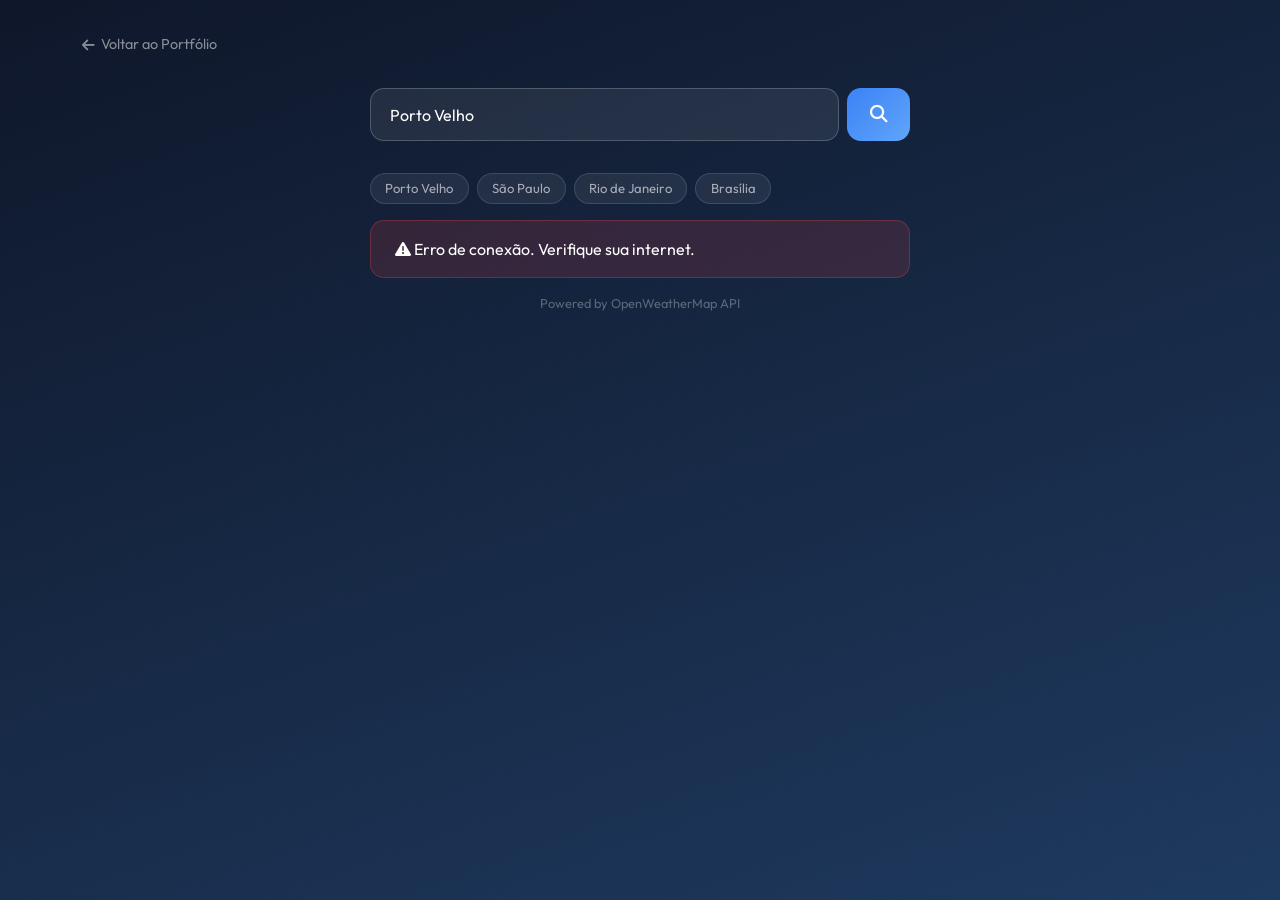
<file: projetos/clima/index.html>
<!DOCTYPE html>
<html lang="pt-BR">
<head>
    <meta charset="UTF-8">
    <meta name="viewport" content="width=device-width, initial-scale=1.0">
    <title>Previsão do Tempo</title>
    <link href="https://cdn.jsdelivr.net/npm/bootstrap@5.3.3/dist/css/bootstrap.min.css" rel="stylesheet">
    <link rel="stylesheet" href="https://cdnjs.cloudflare.com/ajax/libs/font-awesome/6.6.0/css/all.min.css">
    <style>
        @import url('https://fonts.googleapis.com/css2?family=Outfit:wght@300;400;600;700;800&display=swap');

        body {
            background: linear-gradient(160deg, #0f172a 0%, #1e3a5f 100%);
            min-height: 100vh;
            font-family: 'Outfit', sans-serif;
            color: white;
            padding: 2rem 1rem;
        }
        .btn-voltar {
            color: rgba(255,255,255,0.5);
            text-decoration: none;
            font-size: 0.9rem;
            display: inline-flex;
            align-items: center;
            gap: 0.4rem;
            margin-bottom: 2rem;
            transition: color 0.2s;
        }
        .btn-voltar:hover { color: white; }

        .search-area {
            max-width: 540px;
            margin: 0 auto 2rem;
            display: flex;
            gap: 0.5rem;
        }
        .search-input {
            flex: 1;
            background: rgba(255,255,255,0.08);
            border: 1px solid rgba(255,255,255,0.2);
            border-radius: 14px;
            padding: 0.85rem 1.2rem;
            color: white;
            font-family: 'Outfit', sans-serif;
            font-size: 1rem;
        }
        .search-input::placeholder { color: rgba(255,255,255,0.35); }
        .search-input:focus {
            outline: none;
            border-color: #60a5fa;
            background: rgba(255,255,255,0.12);
        }
        .btn-search {
            background: linear-gradient(135deg, #3b82f6, #60a5fa);
            border: none;
            border-radius: 14px;
            padding: 0 1.4rem;
            color: white;
            font-size: 1.1rem;
            cursor: pointer;
            transition: transform 0.2s;
        }
        .btn-search:hover { transform: scale(1.05); }

        .weather-card {
            max-width: 540px;
            margin: 0 auto;
            background: rgba(255,255,255,0.05);
            backdrop-filter: blur(16px);
            border: 1px solid rgba(255,255,255,0.1);
            border-radius: 24px;
            padding: 2rem;
            display: none;
        }
        .city-name {
            font-size: 1.8rem;
            font-weight: 700;
        }
        .weather-main {
            display: flex;
            align-items: center;
            gap: 1.5rem;
            margin: 1.5rem 0;
        }
        .weather-icon {
            font-size: 5rem;
            line-height: 1;
        }
        .temp-big {
            font-size: 5rem;
            font-weight: 800;
            line-height: 1;
        }
        .temp-unit { font-size: 2rem; color: rgba(255,255,255,0.5); }
        .weather-desc {
            font-size: 1.1rem;
            color: rgba(255,255,255,0.6);
            text-transform: capitalize;
        }
        .weather-grid {
            display: grid;
            grid-template-columns: repeat(3, 1fr);
            gap: 1rem;
            margin-top: 1.5rem;
        }
        .weather-stat {
            background: rgba(255,255,255,0.06);
            border-radius: 14px;
            padding: 0.9rem;
            text-align: center;
        }
        .stat-label {
            font-size: 0.75rem;
            color: rgba(255,255,255,0.4);
            text-transform: uppercase;
            letter-spacing: 1px;
            margin-bottom: 0.3rem;
        }
        .stat-value {
            font-size: 1.25rem;
            font-weight: 700;
        }
        .stat-value i { font-size: 1rem; margin-right: 0.3rem; color: #60a5fa; }

        .error-msg {
            max-width: 540px;
            margin: 0 auto;
            background: rgba(239,68,68,0.15);
            border: 1px solid rgba(239,68,68,0.3);
            border-radius: 14px;
            padding: 1rem 1.5rem;
            display: none;
        }
        .loading {
            max-width: 540px;
            margin: 0 auto;
            text-align: center;
            color: rgba(255,255,255,0.4);
            display: none;
            padding: 2rem;
        }

        /* Preset cities */
        .presets {
            max-width: 540px;
            margin: 0 auto 1rem;
            display: flex;
            gap: 0.5rem;
            flex-wrap: wrap;
        }
        .preset-btn {
            background: rgba(255,255,255,0.07);
            border: 1px solid rgba(255,255,255,0.12);
            border-radius: 999px;
            padding: 0.3rem 0.9rem;
            color: rgba(255,255,255,0.6);
            font-size: 0.82rem;
            cursor: pointer;
            transition: all 0.2s;
        }
        .preset-btn:hover { background: rgba(96,165,250,0.2); color: white; border-color: #60a5fa; }

        /* API key warning */
        .api-note {
            max-width: 540px;
            margin: 0 auto;
            font-size: 0.8rem;
            color: rgba(255,255,255,0.3);
            text-align: center;
            margin-top: 1rem;
        }
    </style>
</head>
<body>
    <div class="container">
        <a href="../../index.html" class="btn-voltar">
            <i class="fa-solid fa-arrow-left"></i> Voltar ao Portfólio
        </a>

        <div class="search-area">
            <input type="text" class="search-input" id="inputCidade" placeholder="Digite o nome da cidade..." />
            <button class="btn-search" onclick="buscarClima()">
                <i class="fa-solid fa-magnifying-glass"></i>
            </button>
        </div>

        <div class="presets">
            <button class="preset-btn" onclick="buscarPreset('Porto Velho')">Porto Velho</button>
            <button class="preset-btn" onclick="buscarPreset('São Paulo')">São Paulo</button>
            <button class="preset-btn" onclick="buscarPreset('Rio de Janeiro')">Rio de Janeiro</button>
            <button class="preset-btn" onclick="buscarPreset('Brasília')">Brasília</button>
        </div>

        <div class="loading" id="loading">
            <i class="fa-solid fa-spinner fa-spin fa-2x"></i>
            <p class="mt-2">Buscando clima...</p>
        </div>

        <div class="error-msg" id="errorMsg">
            <i class="fa-solid fa-triangle-exclamation"></i>
            <span id="errorText"> Cidade não encontrada. Verifique o nome e tente novamente.</span>
        </div>

        <div class="weather-card" id="weatherCard">
            <div class="d-flex justify-content-between align-items-start">
                <div>
                    <div class="city-name" id="cityName">—</div>
                    <div style="color:rgba(255,255,255,0.4); font-size:0.85rem;" id="dateLabel"></div>
                </div>
                <div style="font-size:0.8rem; color:rgba(255,255,255,0.3);" id="countryFlag"></div>
            </div>

            <div class="weather-main">
                <div class="weather-icon" id="weatherIcon">☁️</div>
                <div>
                    <div>
                        <span class="temp-big" id="tempBig">—</span>
                        <span class="temp-unit">°C</span>
                    </div>
                    <div class="weather-desc" id="weatherDesc">—</div>
                </div>
            </div>

            <div class="weather-grid">
                <div class="weather-stat">
                    <div class="stat-label">Sensação</div>
                    <div class="stat-value" id="feelsLike">—</div>
                </div>
                <div class="weather-stat">
                    <div class="stat-label">Umidade</div>
                    <div class="stat-value" id="humidity">—</div>
                </div>
                <div class="weather-stat">
                    <div class="stat-label">Vento</div>
                    <div class="stat-value" id="wind">—</div>
                </div>
            </div>
        </div>

        <p class="api-note">Powered by OpenWeatherMap API</p>
    </div>

    <script>
        // API key de demonstração — substitua pela sua em https://openweathermap.org/api
        const API_KEY = 'bd5e378503939ddaee76f12ad7a97608';

        const weatherIcons = {
            '01': '☀️', '02': '⛅', '03': '☁️', '04': '☁️',
            '09': '🌧️', '10': '🌦️', '11': '⛈️', '13': '❄️', '50': '🌫️'
        };

        function getIcon(iconCode) {
            const key = iconCode.slice(0, 2);
            return weatherIcons[key] || '🌡️';
        }

        function buscarPreset(cidade) {
            document.getElementById('inputCidade').value = cidade;
            buscarClima();
        }

        async function buscarClima() {
            const cidade = document.getElementById('inputCidade').value.trim();
            if (!cidade) return;

            const card = document.getElementById('weatherCard');
            const err = document.getElementById('errorMsg');
            const loading = document.getElementById('loading');

            card.style.display = 'none';
            err.style.display = 'none';
            loading.style.display = 'block';

            try {
                const url = `https://api.openweathermap.org/data/2.5/weather?q=${encodeURIComponent(cidade)}&appid=${API_KEY}&units=metric&lang=pt_br`;
                const res = await fetch(url);
                const data = await res.json();

                loading.style.display = 'none';

                if (data.cod !== 200) {
                    err.style.display = 'block';
                    document.getElementById('errorText').textContent = ' ' + (data.message || 'Cidade não encontrada.');
                    return;
                }

                document.getElementById('cityName').textContent = data.name;
                document.getElementById('countryFlag').textContent = `🌍 ${data.sys.country}`;
                document.getElementById('dateLabel').textContent = new Date().toLocaleDateString('pt-BR', {weekday:'long', day:'numeric', month:'long'});
                document.getElementById('tempBig').textContent = Math.round(data.main.temp);
                document.getElementById('weatherDesc').textContent = data.weather[0].description;
                document.getElementById('weatherIcon').textContent = getIcon(data.weather[0].icon);
                document.getElementById('feelsLike').textContent = Math.round(data.main.feels_like) + '°C';
                document.getElementById('humidity').textContent = data.main.humidity + '%';
                document.getElementById('wind').textContent = Math.round(data.wind.speed * 3.6) + ' km/h';

                card.style.display = 'block';

            } catch (e) {
                loading.style.display = 'none';
                err.style.display = 'block';
                document.getElementById('errorText').textContent = ' Erro de conexão. Verifique sua internet.';
            }
        }

        document.getElementById('inputCidade').addEventListener('keydown', e => {
            if (e.key === 'Enter') buscarClima();
        });

        // Buscar Porto Velho ao abrir
        buscarPreset('Porto Velho');
    </script>
</body>
</html>
</file>
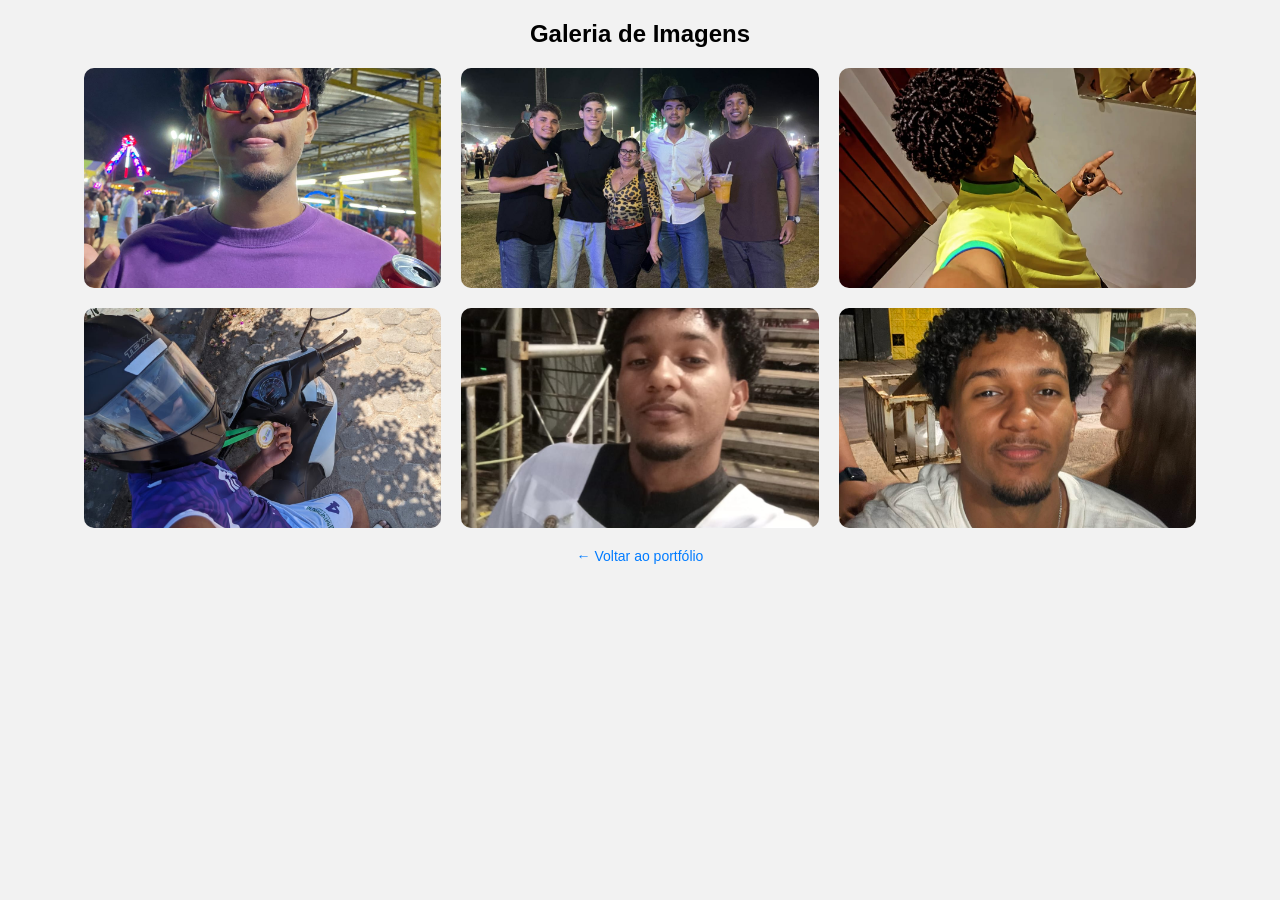
<file: projetos/galeria-imagens/index.html>
<!DOCTYPE html>
<html lang="pt-BR">

<head>

    <meta charset="UTF-8">

    <meta name="viewport" content="width=device-width, initial-scale=1.0">

    <title>Galeria de Imagens</title>

    <link rel="stylesheet" href="style.css">

</head>

<body>

    <div class="container">

        <h2>Galeria de Imagens</h2>

        <!-- Galeria -->
        <div class="galeria">

        <img src="imagens/img1.jpeg" onclick="abrirModal(this)">
        <img src="imagens/img2.jpeg" onclick="abrirModal(this)">
        <img src="imagens/img3.jpeg" onclick="abrirModal(this)">
        <img src="imagens/img4.jpeg" onclick="abrirModal(this)">
        <img src="imagens/img5.jpeg" onclick="abrirModal(this)">
        <img src="imagens/img6.jpeg" onclick="abrirModal(this)">

        </div>

        <a href="../../index.html" class="voltar">← Voltar ao portfólio</a>

    </div>

    <!-- Modal -->
    <div id="modal" class="modal">

        <span id="fechar" onclick="fecharModal()">&times;</span>

        <img id="imagemModal">

    </div>

    <script src="script.js"></script>

</body>

</html>
</file>
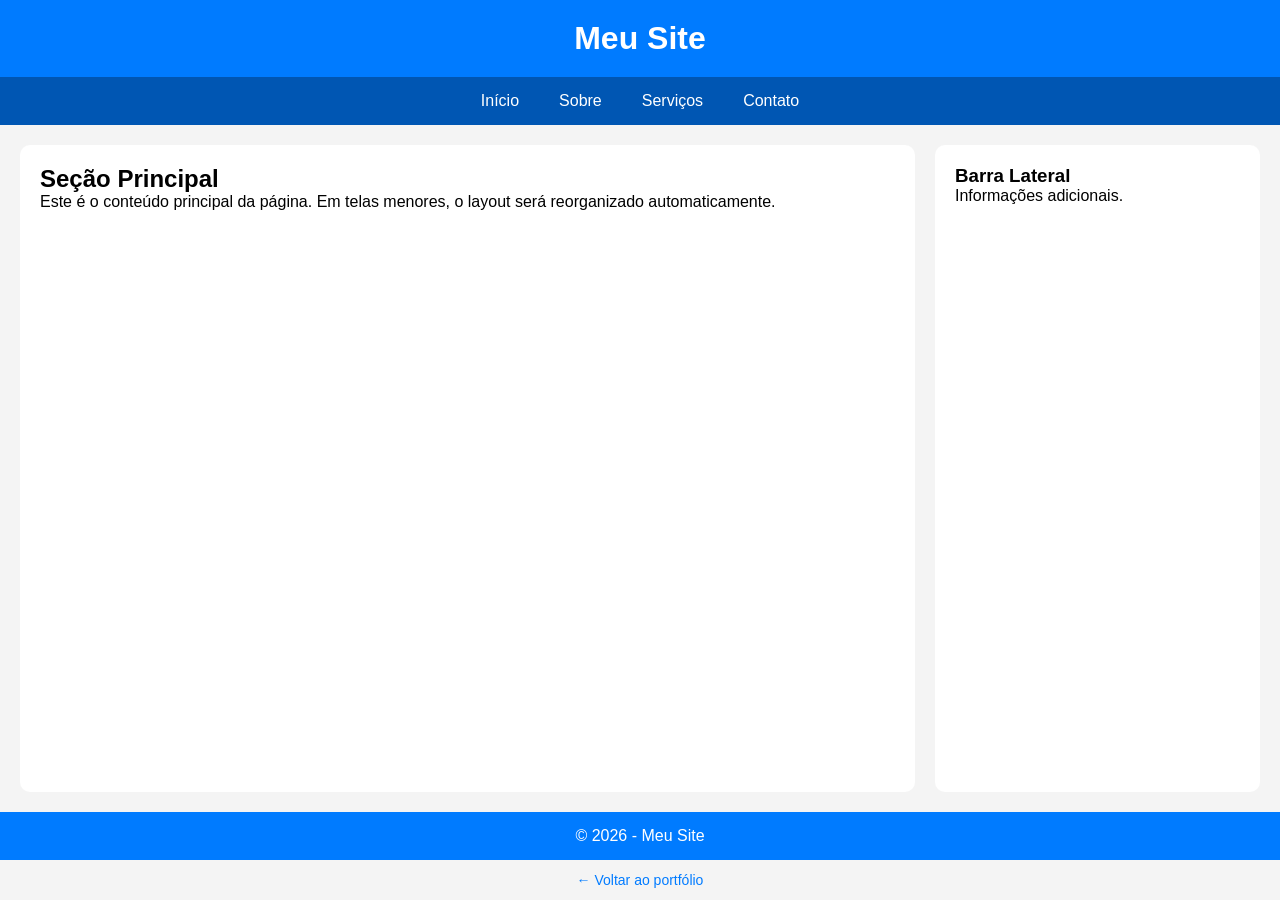
<file: projetos/layout-responsivo/index.html>
<!DOCTYPE html>
<html lang="pt-BR">
<head>
    <meta charset="UTF-8">
    <meta name="viewport" content="width=device-width, initial-scale=1.0">
    <title>Meu Site</title>
    <link rel="stylesheet" href="style.css">
</head>
<body>

    <header>
        <h1>Meu Site</h1>
    </header>

    <nav>
        <a href="#">Início</a>
        <a href="#">Sobre</a>
        <a href="#">Serviços</a>
        <a href="#">Contato</a>
    </nav>

    <div class="container">

        <main>
            <h2>Seção Principal</h2>
            <p>
                Este é o conteúdo principal da página.
                Em telas menores, o layout será reorganizado automaticamente.
            </p>
        </main>

        <aside>
            <h3>Barra Lateral</h3>
            <p>Informações adicionais.</p>
        </aside>

    </div>

    <footer>
        <p>&copy; 2026 - Meu Site</p>
    </footer>

    <a href="../../index.html" class="voltar">← Voltar ao portfólio</a>

</body>
</html>
</file>
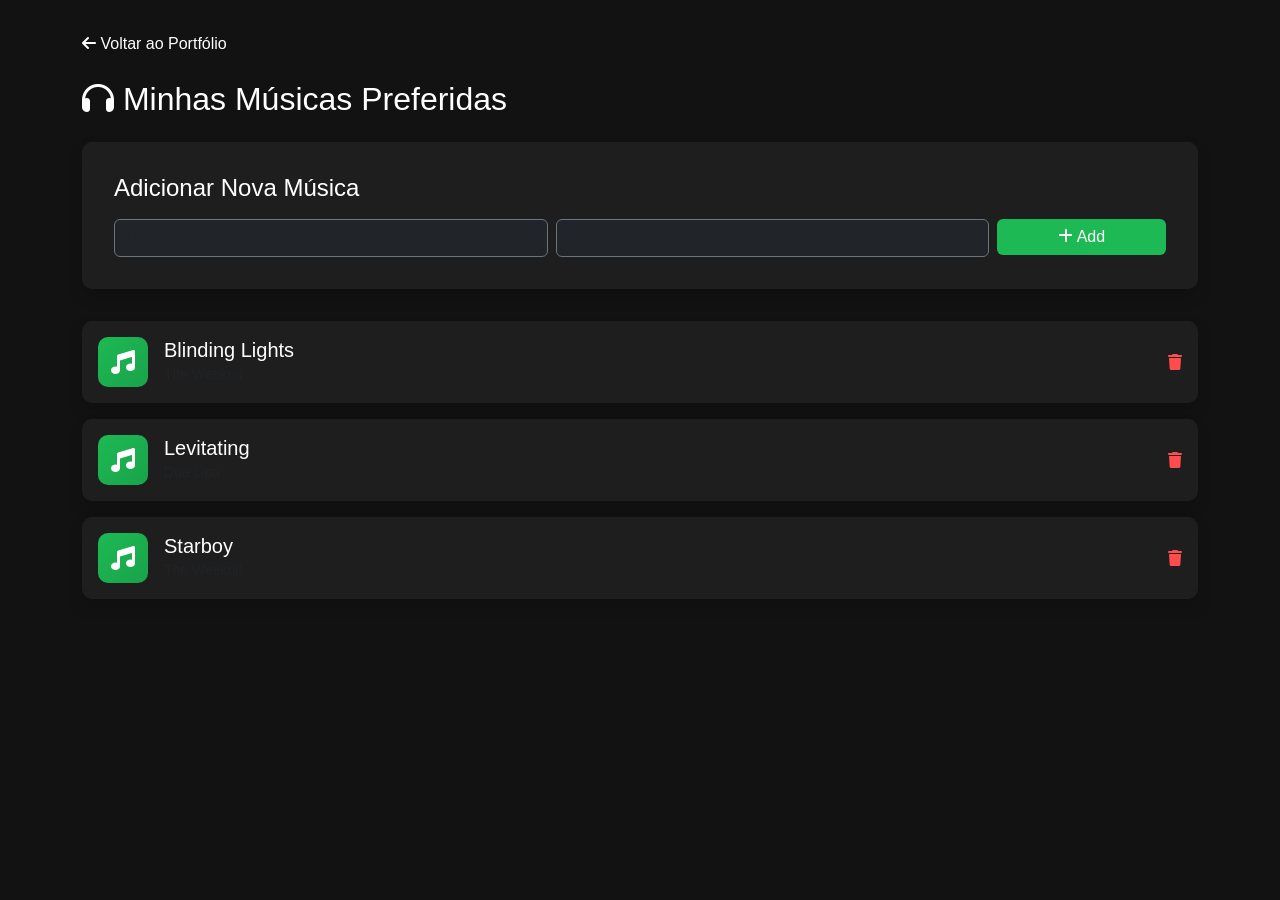
<file: projetos/musicas/index.html>
<!DOCTYPE html>
<html lang="pt-BR">
<head>
    <meta charset="UTF-8">
    <meta name="viewport" content="width=device-width, initial-scale=1.0">
    <title>Minhas Músicas</title>
    <!-- Bootstrap CSS -->
    <link href="https://cdn.jsdelivr.net/npm/bootstrap@5.3.3/dist/css/bootstrap.min.css" rel="stylesheet">
    <!-- FontAwesome -->
    <link rel="stylesheet" href="https://cdnjs.cloudflare.com/ajax/libs/font-awesome/6.6.0/css/all.min.css">
    <style>
        body {
            background-color: #121212;
            color: white;
            font-family: Arial, sans-serif;
            padding-top: 2rem;
        }
        .music-card {
            background-color: #1e1e1e;
            border-radius: 10px;
            padding: 1rem;
            margin-bottom: 1rem;
            display: flex;
            align-items: center;
            justify-content: space-between;
            transition: transform 0.2s;
        }
        .music-card:hover {
            transform: scale(1.02);
            background-color: #2a2a2a;
        }
        .music-info {
            display: flex;
            align-items: center;
        }
        .music-icon {
            width: 50px;
            height: 50px;
            background: linear-gradient(135deg, #1db954, #19a34a);
            border-radius: 10px;
            display: flex;
            align-items: center;
            justify-content: center;
            font-size: 1.5rem;
            margin-right: 1rem;
        }
        .add-music-form {
            background-color: #1e1e1e;
            padding: 2rem;
            border-radius: 10px;
            margin-bottom: 2rem;
        }
        .btn-spotify {
            background-color: #1db954;
            color: white;
            border: none;
        }
        .btn-spotify:hover {
            background-color: #1ed760;
            color: white;
        }
        .delete-btn {
            color: #ff4d4d;
            cursor: pointer;
        }
    </style>
</head>
<body>
    <div class="container max-w-md">
        <a href="../../index.html" class="text-white text-decoration-none mb-4 d-inline-block">
            <i class="fa-solid fa-arrow-left"></i> Voltar ao Portfólio
        </a>
        <h2 class="mb-4"><i class="fa-solid fa-headphones"></i> Minhas Músicas Preferidas</h2>

        <div class="add-music-form shadow">
            <h4>Adicionar Nova Música</h4>
            <div class="row g-2 mt-2">
                <div class="col-md-5">
                    <input type="text" id="musicName" class="form-control bg-dark text-white border-secondary" placeholder="Nome da música">
                </div>
                <div class="col-md-5">
                    <input type="text" id="artistName" class="form-control bg-dark text-white border-secondary" placeholder="Artista">
                </div>
                <div class="col-md-2">
                    <button class="btn btn-spotify w-100" onclick="addMusic()">
                        <i class="fa-solid fa-plus"></i> Add
                    </button>
                </div>
            </div>
        </div>

        <div id="musicList">
            <!-- Músicas serão inseridas aqui -->
        </div>
    </div>

    <script>
        let musicas = JSON.parse(localStorage.getItem('minhas_musicas')) || [
            { nome: 'Blinding Lights', artista: 'The Weeknd' },
            { nome: 'Levitating', artista: 'Dua Lipa' },
            { nome: 'Starboy', artista: 'The Weeknd' }
        ];

        function renderMusicas() {
            const list = document.getElementById('musicList');
            list.innerHTML = '';
            
            musicas.forEach((musica, index) => {
                list.innerHTML += `
                    <div class="music-card shadow">
                        <div class="music-info">
                            <div class="music-icon">
                                <i class="fa-solid fa-music"></i>
                            </div>
                            <div>
                                <h5 class="mb-0">${musica.nome}</h5>
                                <small class="text-muted">${musica.artista}</small>
                            </div>
                        </div>
                        <i class="fa-solid fa-trash delete-btn" onclick="removeMusic(${index})"></i>
                    </div>
                `;
            });
        }

        function addMusic() {
            const nome = document.getElementById('musicName').value;
            const artista = document.getElementById('artistName').value;
            
            if(nome && artista) {
                musicas.push({ nome, artista });
                localStorage.setItem('minhas_musicas', JSON.stringify(musicas));
                document.getElementById('musicName').value = '';
                document.getElementById('artistName').value = '';
                renderMusicas();
            } else {
                alert('Preencha o nome e o artista!');
            }
        }

        function removeMusic(index) {
            musicas.splice(index, 1);
            localStorage.setItem('minhas_musicas', JSON.stringify(musicas));
            renderMusicas();
        }

        renderMusicas();
    </script>
</body>
</html>
</file>
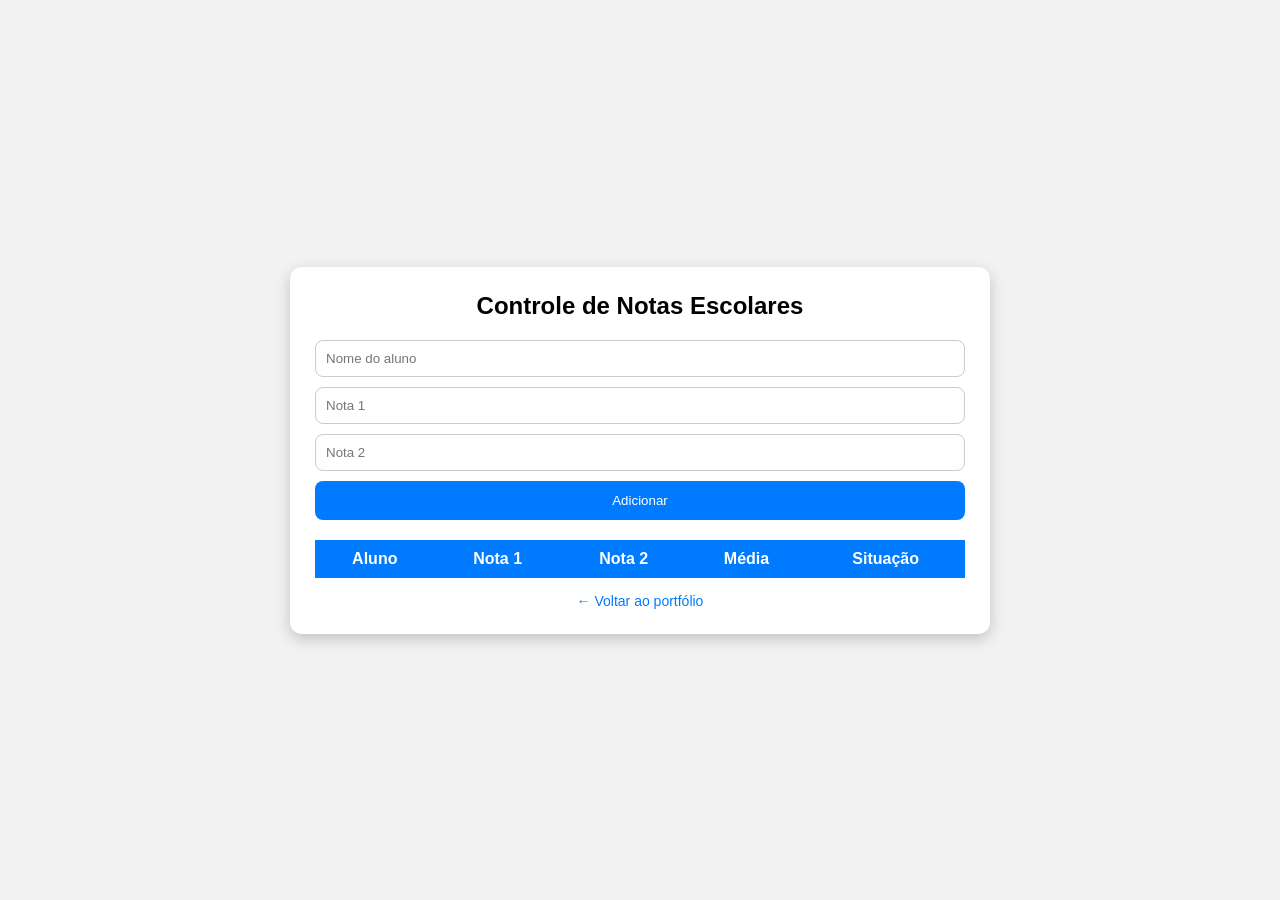
<file: projetos/notas/index.html>
<!DOCTYPE html>
<html lang="pt-BR">
<head>
    <meta charset="UTF-8">
    <meta name="viewport" content="width=device-width, initial-scale=1.0">
    <title>Controle de Notas</title>
    <link rel="stylesheet" href="style.css">
</head>
<body>

<div class="container">

    <h2>Controle de Notas Escolares</h2>

    <input type="text" id="nome" placeholder="Nome do aluno">

    <input type="number" id="nota1" placeholder="Nota 1">

    <input type="number" id="nota2" placeholder="Nota 2">

    <button onclick="adicionarAluno()">Adicionar</button>

    <table>

        <thead>
            <tr>
                <th>Aluno</th>
                <th>Nota 1</th>
                <th>Nota 2</th>
                <th>Média</th>
                <th>Situação</th>
            </tr>
        </thead>

        <tbody id="tabelaAlunos">

        </tbody>

    </table>

    <a href="../../index.html" class="voltar">← Voltar ao portfólio</a>

</div>

<script src="script.js"></script>

</body>
</html>
</file>
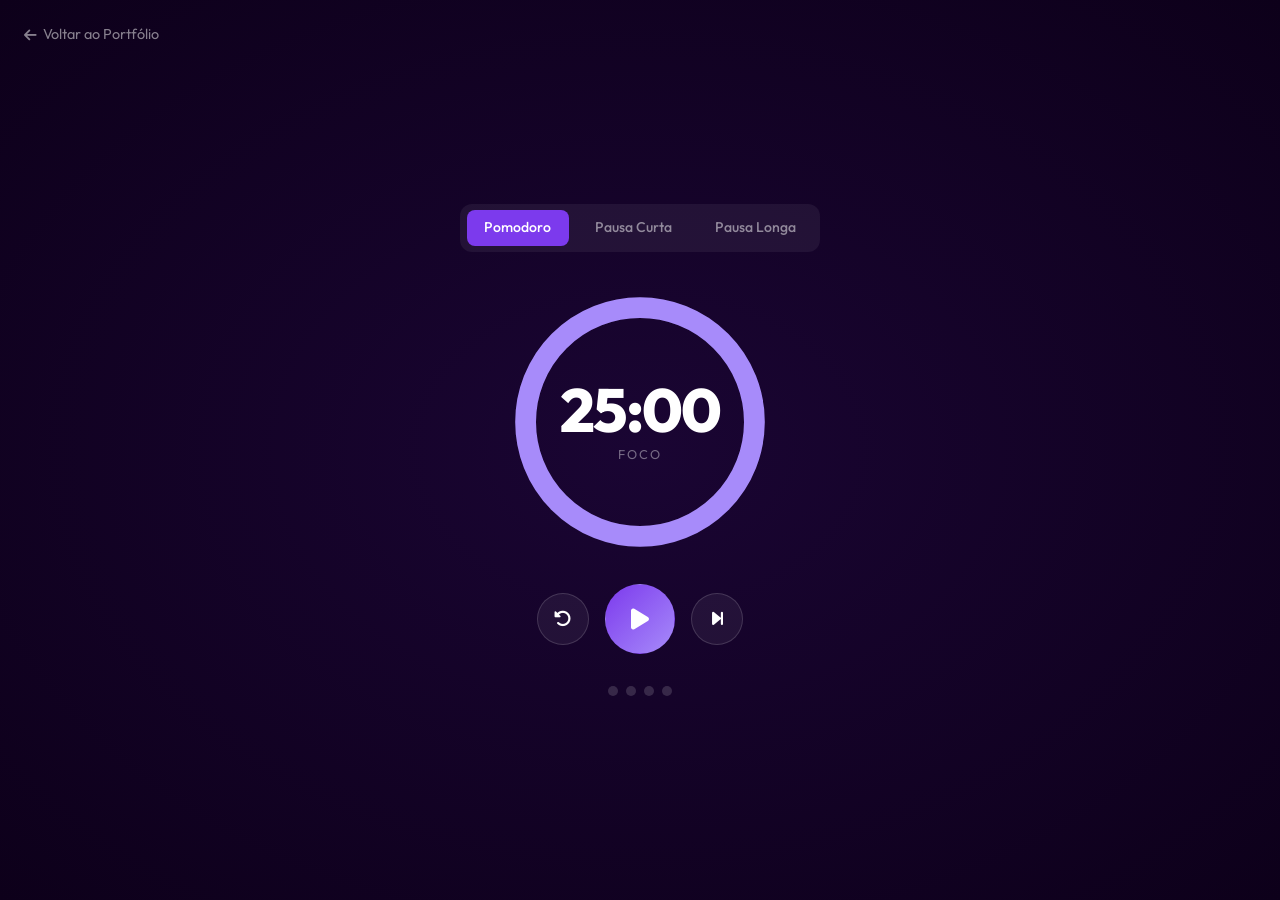
<file: projetos/pomodoro/index.html>
<!DOCTYPE html>
<html lang="pt-BR">
<head>
    <meta charset="UTF-8">
    <meta name="viewport" content="width=device-width, initial-scale=1.0">
    <title>Timer Pomodoro</title>
    <link href="https://cdn.jsdelivr.net/npm/bootstrap@5.3.3/dist/css/bootstrap.min.css" rel="stylesheet">
    <link rel="stylesheet" href="https://cdnjs.cloudflare.com/ajax/libs/font-awesome/6.6.0/css/all.min.css">
    <style>
        @import url('https://fonts.googleapis.com/css2?family=Outfit:wght@300;400;600;700;800&display=swap');

        body {
            background: radial-gradient(ellipse at center, #1a0533 0%, #0d001a 100%);
            min-height: 100vh;
            font-family: 'Outfit', sans-serif;
            display: flex;
            flex-direction: column;
            align-items: center;
            justify-content: center;
            padding: 2rem;
            color: white;
        }
        .btn-voltar {
            position: fixed;
            top: 1.5rem; left: 1.5rem;
            color: rgba(255,255,255,0.5);
            text-decoration: none;
            font-size: 0.9rem;
            display: inline-flex;
            align-items: center;
            gap: 0.4rem;
            transition: color 0.2s;
        }
        .btn-voltar:hover { color: white; }

        .mode-tabs {
            display: flex;
            gap: 0.5rem;
            background: rgba(255,255,255,0.06);
            border-radius: 12px;
            padding: 0.4rem;
            margin-bottom: 2.5rem;
        }
        .mode-tab {
            padding: 0.45rem 1.1rem;
            border-radius: 8px;
            border: none;
            background: transparent;
            color: rgba(255,255,255,0.5);
            font-family: 'Outfit', sans-serif;
            font-size: 0.88rem;
            font-weight: 500;
            cursor: pointer;
            transition: all 0.2s;
        }
        .mode-tab.active {
            background: #7c3aed;
            color: white;
        }

        .timer-ring-wrapper {
            position: relative;
            width: 260px;
            height: 260px;
            margin-bottom: 2rem;
        }
        .timer-ring-svg {
            transform: rotate(-90deg);
            width: 100%;
            height: 100%;
        }
        .ring-bg { fill: none; stroke: rgba(255,255,255,0.06); stroke-width: 8; }
        .ring-progress {
            fill: none;
            stroke: #a78bfa;
            stroke-width: 8;
            stroke-linecap: round;
            transition: stroke-dashoffset 1s linear;
        }
        .timer-label {
            position: absolute;
            inset: 0;
            display: flex;
            flex-direction: column;
            align-items: center;
            justify-content: center;
        }
        .timer-display {
            font-size: 3.8rem;
            font-weight: 800;
            letter-spacing: -2px;
            line-height: 1;
        }
        .timer-mode-label {
            font-size: 0.8rem;
            color: rgba(255,255,255,0.4);
            text-transform: uppercase;
            letter-spacing: 2px;
            margin-top: 0.3rem;
        }

        .controls {
            display: flex;
            gap: 1rem;
            align-items: center;
            margin-bottom: 2rem;
        }
        .btn-control {
            width: 52px; height: 52px;
            border-radius: 50%;
            border: 1px solid rgba(255,255,255,0.15);
            background: rgba(255,255,255,0.06);
            color: white;
            display: flex; align-items: center; justify-content: center;
            font-size: 1.1rem;
            cursor: pointer;
            transition: all 0.2s;
        }
        .btn-control:hover { background: rgba(255,255,255,0.15); }
        .btn-play {
            width: 70px; height: 70px;
            font-size: 1.5rem;
            background: linear-gradient(135deg, #7c3aed, #a78bfa);
            border-color: transparent;
        }
        .btn-play:hover { transform: scale(1.05); }

        .session-dots {
            display: flex;
            gap: 0.5rem;
        }
        .dot {
            width: 10px; height: 10px;
            border-radius: 50%;
            background: rgba(255,255,255,0.15);
            transition: background 0.3s;
        }
        .dot.done { background: #a78bfa; }
    </style>
</head>
<body>
    <a href="../../index.html" class="btn-voltar">
        <i class="fa-solid fa-arrow-left"></i> Voltar ao Portfólio
    </a>

    <div class="mode-tabs">
        <button class="mode-tab active" onclick="setMode('pomodoro', this)">Pomodoro</button>
        <button class="mode-tab" onclick="setMode('short', this)">Pausa Curta</button>
        <button class="mode-tab" onclick="setMode('long', this)">Pausa Longa</button>
    </div>

    <div class="timer-ring-wrapper">
        <svg class="timer-ring-svg" viewBox="0 0 100 100">
            <circle class="ring-bg" cx="50" cy="50" r="44"/>
            <circle class="ring-progress" id="ring" cx="50" cy="50" r="44"
                stroke-dasharray="276.5"
                stroke-dashoffset="0"/>
        </svg>
        <div class="timer-label">
            <div class="timer-display" id="display">25:00</div>
            <div class="timer-mode-label" id="modeLabel">Foco</div>
        </div>
    </div>

    <div class="controls">
        <button class="btn-control" onclick="resetTimer()" title="Reiniciar">
            <i class="fa-solid fa-rotate-left"></i>
        </button>
        <button class="btn-control btn-play" id="btnPlay" onclick="toggleTimer()">
            <i class="fa-solid fa-play" id="playIcon"></i>
        </button>
        <button class="btn-control" onclick="skipSession()" title="Pular">
            <i class="fa-solid fa-forward-step"></i>
        </button>
    </div>

    <div class="session-dots" id="dots"></div>

    <script>
        const modes = {
            pomodoro: { label: 'Foco', seconds: 25 * 60 },
            short: { label: 'Pausa Curta', seconds: 5 * 60 },
            long: { label: 'Pausa Longa', seconds: 15 * 60 },
        };

        let currentMode = 'pomodoro';
        let totalSeconds = modes.pomodoro.seconds;
        let remaining = totalSeconds;
        let running = false;
        let interval = null;
        let sessionsCompleted = 0;
        const CIRCUMFERENCE = 276.5;

        function setMode(mode, btn) {
            if (running) toggleTimer();
            currentMode = mode;
            totalSeconds = modes[mode].seconds;
            remaining = totalSeconds;
            document.querySelectorAll('.mode-tab').forEach(b => b.classList.remove('active'));
            btn.classList.add('active');
            document.getElementById('modeLabel').textContent = modes[mode].label;
            updateDisplay();
            updateRing();
        }

        function toggleTimer() {
            running = !running;
            const icon = document.getElementById('playIcon');
            if (running) {
                icon.className = 'fa-solid fa-pause';
                interval = setInterval(tick, 1000);
            } else {
                icon.className = 'fa-solid fa-play';
                clearInterval(interval);
            }
        }

        function tick() {
            remaining--;
            updateDisplay();
            updateRing();
            if (remaining <= 0) {
                clearInterval(interval);
                running = false;
                document.getElementById('playIcon').className = 'fa-solid fa-play';
                if (currentMode === 'pomodoro') {
                    sessionsCompleted++;
                    updateDots();
                }
                // simple beep via AudioContext
                try {
                    const ctx = new AudioContext();
                    const osc = ctx.createOscillator();
                    const gain = ctx.createGain();
                    osc.connect(gain);
                    gain.connect(ctx.destination);
                    osc.frequency.setValueAtTime(880, ctx.currentTime);
                    gain.gain.setValueAtTime(0.3, ctx.currentTime);
                    gain.gain.exponentialRampToValueAtTime(0.001, ctx.currentTime + 0.8);
                    osc.start();
                    osc.stop(ctx.currentTime + 0.8);
                } catch(e) {}
                setTimeout(() => alert('Sessão concluída! ✅'), 100);
            }
        }

        function resetTimer() {
            if (running) toggleTimer();
            remaining = totalSeconds;
            updateDisplay();
            updateRing();
        }

        function skipSession() {
            resetTimer();
        }

        function updateDisplay() {
            const m = String(Math.floor(remaining / 60)).padStart(2, '0');
            const s = String(remaining % 60).padStart(2, '0');
            document.getElementById('display').textContent = `${m}:${s}`;
        }

        function updateRing() {
            const offset = CIRCUMFERENCE * (1 - remaining / totalSeconds);
            document.getElementById('ring').style.strokeDashoffset = offset;
        }

        function updateDots() {
            const dots = document.getElementById('dots');
            dots.innerHTML = '';
            for (let i = 0; i < 4; i++) {
                const d = document.createElement('div');
                d.className = 'dot' + (i < sessionsCompleted % 4 ? ' done' : '');
                dots.appendChild(d);
            }
        }

        updateDots();
        updateDisplay();
    </script>
</body>
</html>
</file>
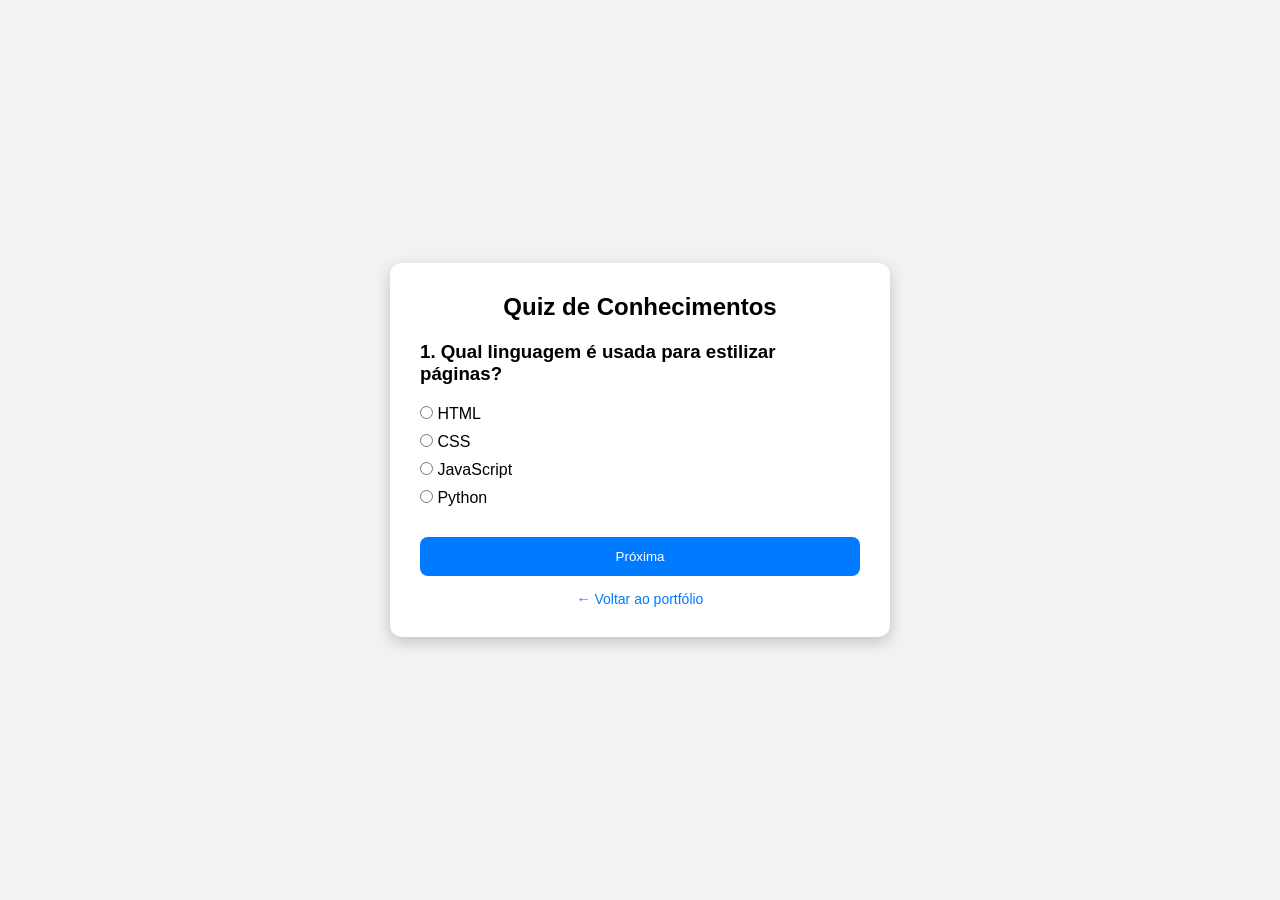
<file: projetos/quiz/index.html>
<!DOCTYPE html>
<html lang="pt-BR">

<head>

    <meta charset="UTF-8">

    <meta name="viewport" content="width=device-width, initial-scale=1.0">

    <title>Quiz</title>

    <link rel="stylesheet" href="style.css">

</head>

<body>

    <div class="container">

        <h2>Quiz de Conhecimentos</h2>

        <h3 id="pergunta"></h3>

        <div id="respostas"></div>

        <button id="proximo">Próxima</button>

        <a href="../../index.html" class="voltar">← Voltar ao portfólio</a>

    </div>

    <script src="script.js"></script>

</body>

</html>
</file>
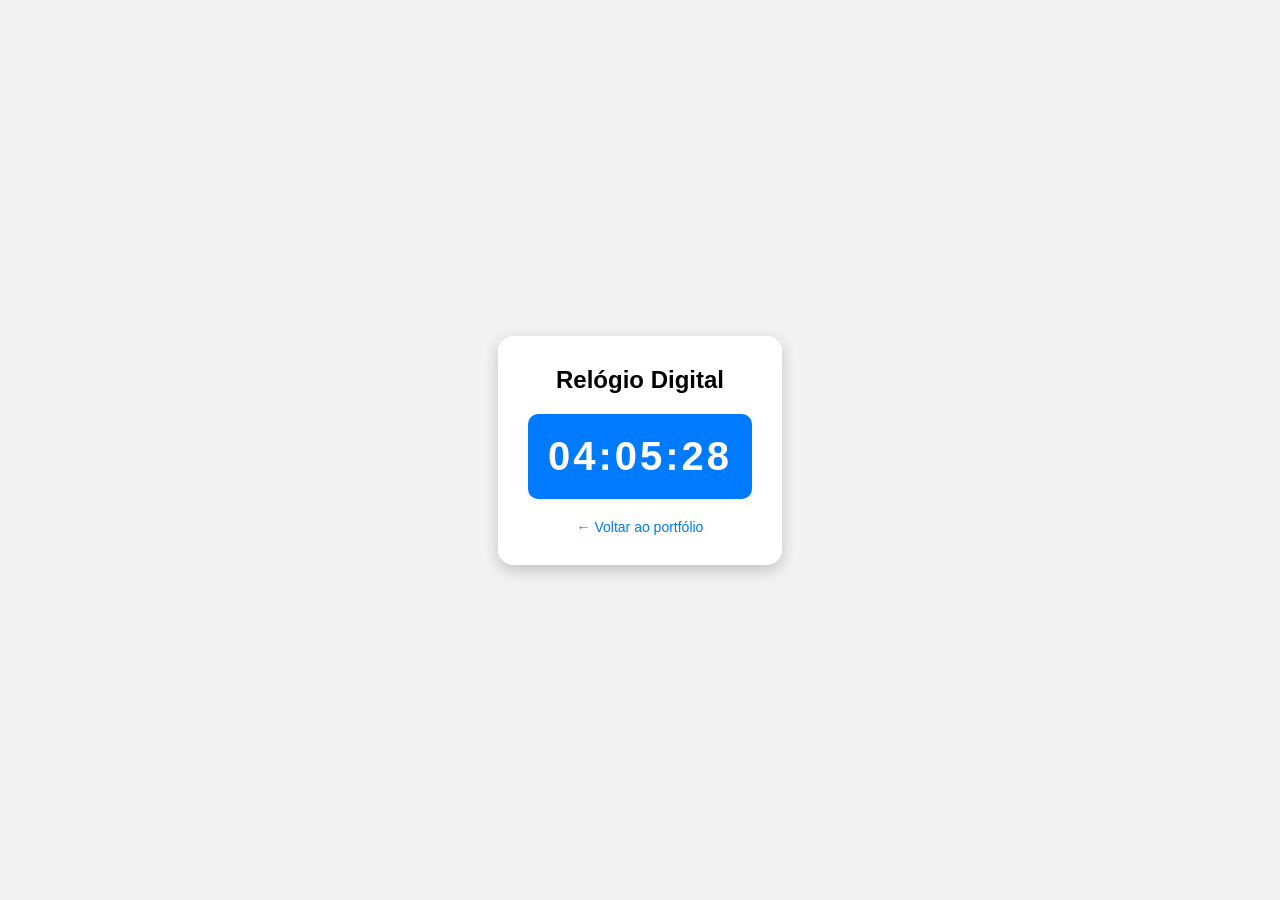
<file: projetos/relogio/index.html>
<!DOCTYPE html>
<html lang="pt-BR">

<head>

    <meta charset="UTF-8">

    <meta name="viewport" content="width=device-width, initial-scale=1.0">

    <title>Relógio Digital</title>

    <link rel="stylesheet" href="style.css">

</head>

<body>

    <div class="container">

        <h2>Relógio Digital</h2>

        <!-- Onde o horário será exibido -->
        <div id="relogio">
            00:00:00
        </div>

        <a href="../../index.html" class="voltar">← Voltar ao portfólio</a>

    </div>

    <script src="script.js"></script>

</body>

</html>
</file>
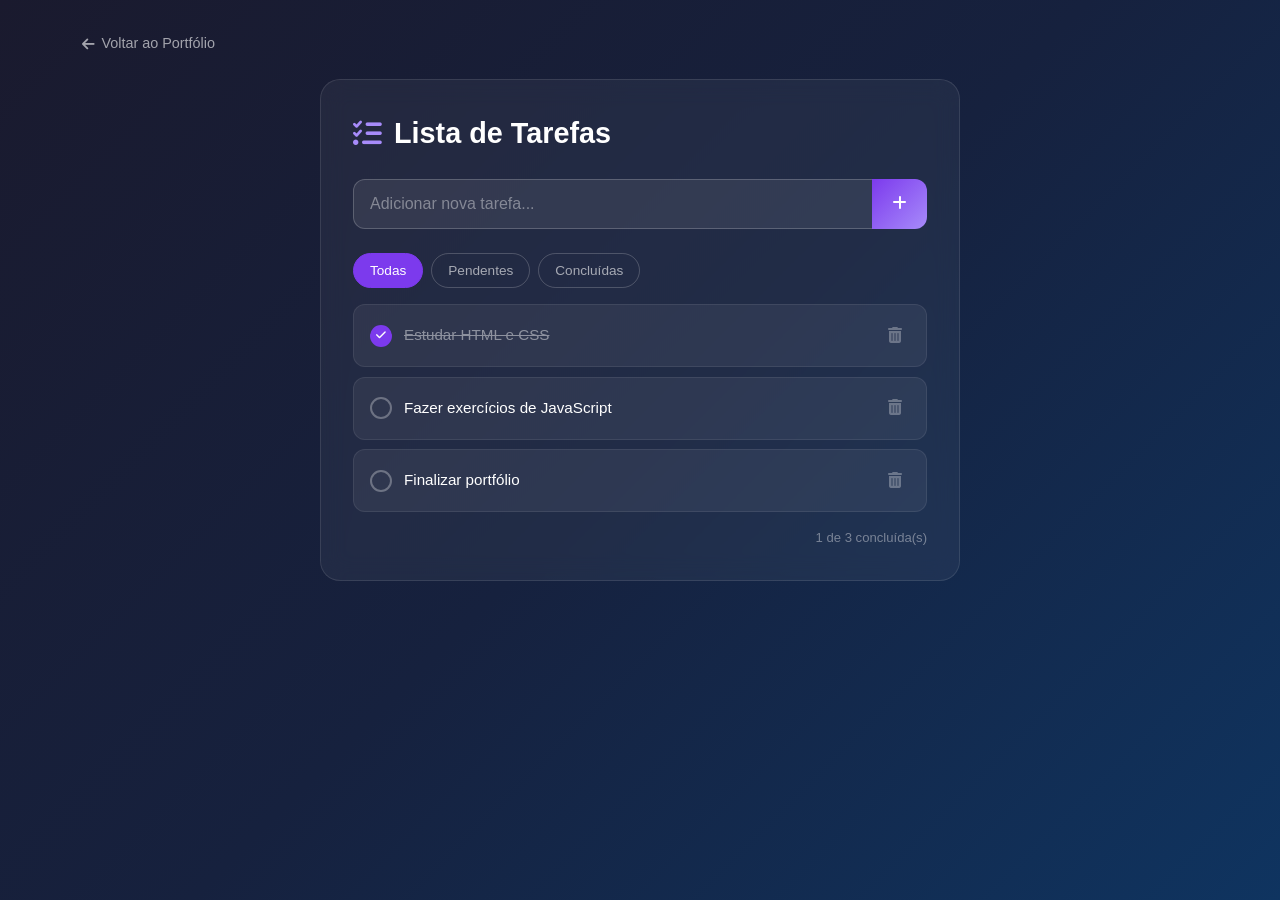
<file: projetos/tarefas/index.html>
<!DOCTYPE html>
<html lang="pt-BR">
<head>
    <meta charset="UTF-8">
    <meta name="viewport" content="width=device-width, initial-scale=1.0">
    <title>Lista de Tarefas</title>
    <link href="https://cdn.jsdelivr.net/npm/bootstrap@5.3.3/dist/css/bootstrap.min.css" rel="stylesheet">
    <link rel="stylesheet" href="https://cdnjs.cloudflare.com/ajax/libs/font-awesome/6.6.0/css/all.min.css">
    <style>
        body {
            background: linear-gradient(135deg, #1a1a2e, #16213e, #0f3460);
            min-height: 100vh;
            font-family: 'Segoe UI', sans-serif;
            padding: 2rem 0;
            color: white;
        }
        .app-card {
            background: rgba(255,255,255,0.05);
            backdrop-filter: blur(12px);
            border: 1px solid rgba(255,255,255,0.1);
            border-radius: 20px;
            padding: 2rem;
            max-width: 640px;
            margin: 0 auto;
        }
        .app-title {
            font-size: 1.8rem;
            font-weight: 700;
            margin-bottom: 1.5rem;
            display: flex;
            align-items: center;
            gap: 0.75rem;
        }
        .app-title i { color: #a78bfa; }
        .input-group .form-control {
            background: rgba(255,255,255,0.08);
            border: 1px solid rgba(255,255,255,0.2);
            color: white;
            border-radius: 12px 0 0 12px;
            padding: 0.75rem 1rem;
        }
        .input-group .form-control::placeholder { color: rgba(255,255,255,0.4); }
        .input-group .form-control:focus {
            background: rgba(255,255,255,0.12);
            border-color: #a78bfa;
            box-shadow: none;
            color: white;
        }
        .btn-add {
            background: linear-gradient(135deg, #7c3aed, #a78bfa);
            border: none;
            border-radius: 0 12px 12px 0;
            padding: 0.75rem 1.25rem;
            color: white;
            font-weight: 600;
        }
        .btn-add:hover { background: linear-gradient(135deg, #6d28d9, #7c3aed); color: white; }
        .filters {
            display: flex;
            gap: 0.5rem;
            margin: 1.5rem 0 1rem;
            flex-wrap: wrap;
        }
        .filter-btn {
            padding: 0.4rem 1rem;
            border-radius: 999px;
            border: 1px solid rgba(255,255,255,0.2);
            background: transparent;
            color: rgba(255,255,255,0.6);
            font-size: 0.85rem;
            cursor: pointer;
            transition: all 0.2s;
        }
        .filter-btn.active {
            background: #7c3aed;
            border-color: #7c3aed;
            color: white;
        }
        .task-item {
            background: rgba(255,255,255,0.06);
            border: 1px solid rgba(255,255,255,0.08);
            border-radius: 12px;
            padding: 0.9rem 1rem;
            margin-bottom: 0.6rem;
            display: flex;
            align-items: center;
            gap: 0.75rem;
            transition: all 0.25s;
            animation: fadeIn 0.3s ease;
        }
        @keyframes fadeIn { from { opacity: 0; transform: translateY(-8px); } to { opacity: 1; transform: translateY(0); } }
        .task-item:hover { background: rgba(255,255,255,0.1); }
        .task-item.done .task-text {
            text-decoration: line-through;
            opacity: 0.45;
        }
        .task-check {
            width: 22px; height: 22px;
            border-radius: 50%;
            border: 2px solid rgba(255,255,255,0.3);
            cursor: pointer;
            flex-shrink: 0;
            display: flex; align-items: center; justify-content: center;
            transition: all 0.2s;
        }
        .task-check:hover { border-color: #a78bfa; }
        .task-item.done .task-check {
            background: #7c3aed;
            border-color: #7c3aed;
        }
        .task-check i { font-size: 0.7rem; display: none; }
        .task-item.done .task-check i { display: block; }
        .task-text { flex: 1; font-size: 0.95rem; }
        .btn-delete {
            background: transparent;
            border: none;
            color: rgba(255,255,255,0.3);
            cursor: pointer;
            padding: 0.25rem 0.5rem;
            border-radius: 8px;
            transition: all 0.2s;
        }
        .btn-delete:hover { color: #f87171; background: rgba(248,113,113,0.1); }
        .stats {
            font-size: 0.82rem;
            color: rgba(255,255,255,0.4);
            margin-top: 1rem;
            text-align: right;
        }
        .empty-msg {
            text-align: center;
            padding: 2rem;
            color: rgba(255,255,255,0.3);
            font-size: 0.9rem;
        }
        .btn-voltar {
            color: rgba(255,255,255,0.6);
            text-decoration: none;
            font-size: 0.9rem;
            display: inline-flex;
            align-items: center;
            gap: 0.4rem;
            margin-bottom: 1.5rem;
            transition: color 0.2s;
        }
        .btn-voltar:hover { color: white; }
    </style>
</head>
<body>
    <div class="container">
        <a href="../../index.html" class="btn-voltar">
            <i class="fa-solid fa-arrow-left"></i> Voltar ao Portfólio
        </a>

        <div class="app-card">
            <div class="app-title">
                <i class="fa-solid fa-list-check"></i>
                Lista de Tarefas
            </div>

            <div class="input-group">
                <input type="text" id="inputTarefa" class="form-control" placeholder="Adicionar nova tarefa..." maxlength="120">
                <button class="btn btn-add" onclick="adicionarTarefa()">
                    <i class="fa-solid fa-plus"></i>
                </button>
            </div>

            <div class="filters">
                <button class="filter-btn active" onclick="filtrar('todas', this)">Todas</button>
                <button class="filter-btn" onclick="filtrar('pendentes', this)">Pendentes</button>
                <button class="filter-btn" onclick="filtrar('concluidas', this)">Concluídas</button>
            </div>

            <div id="listaTarefas"></div>
            <div class="stats" id="stats"></div>
        </div>
    </div>

    <script>
        let tarefas = JSON.parse(localStorage.getItem('tarefas_gustavo')) || [
            { id: 1, texto: 'Estudar HTML e CSS', feita: true },
            { id: 2, texto: 'Fazer exercícios de JavaScript', feita: false },
            { id: 3, texto: 'Finalizar portfólio', feita: false },
        ];
        let filtroAtual = 'todas';

        function salvar() {
            localStorage.setItem('tarefas_gustavo', JSON.stringify(tarefas));
        }

        function render() {
            const lista = document.getElementById('listaTarefas');
            const stats = document.getElementById('stats');

            let visiveis = tarefas;
            if (filtroAtual === 'pendentes') visiveis = tarefas.filter(t => !t.feita);
            if (filtroAtual === 'concluidas') visiveis = tarefas.filter(t => t.feita);

            if (visiveis.length === 0) {
                lista.innerHTML = '<div class="empty-msg"><i class="fa-solid fa-inbox"></i><br>Nenhuma tarefa aqui.</div>';
            } else {
                lista.innerHTML = visiveis.map(t => `
                    <div class="task-item ${t.feita ? 'done' : ''}" id="task-${t.id}">
                        <div class="task-check" onclick="toggleTarefa(${t.id})">
                            <i class="fa-solid fa-check text-white"></i>
                        </div>
                        <span class="task-text">${escapeHtml(t.texto)}</span>
                        <button class="btn-delete" onclick="deletarTarefa(${t.id})">
                            <i class="fa-solid fa-trash-can"></i>
                        </button>
                    </div>
                `).join('');
            }

            const total = tarefas.length;
            const feitas = tarefas.filter(t => t.feita).length;
            stats.textContent = total > 0 ? `${feitas} de ${total} concluída(s)` : '';
        }

        function adicionarTarefa() {
            const input = document.getElementById('inputTarefa');
            const texto = input.value.trim();
            if (!texto) return;
            tarefas.unshift({ id: Date.now(), texto, feita: false });
            salvar();
            render();
            input.value = '';
            input.focus();
        }

        function toggleTarefa(id) {
            const t = tarefas.find(t => t.id === id);
            if (t) t.feita = !t.feita;
            salvar();
            render();
        }

        function deletarTarefa(id) {
            tarefas = tarefas.filter(t => t.id !== id);
            salvar();
            render();
        }

        function filtrar(tipo, btn) {
            filtroAtual = tipo;
            document.querySelectorAll('.filter-btn').forEach(b => b.classList.remove('active'));
            btn.classList.add('active');
            render();
        }

        function escapeHtml(str) {
            return str.replace(/&/g,'&amp;').replace(/</g,'&lt;').replace(/>/g,'&gt;');
        }

        document.getElementById('inputTarefa').addEventListener('keydown', e => {
            if (e.key === 'Enter') adicionarTarefa();
        });

        render();
    </script>
</body>
</html>
</file>
<file: style.css>
/* =====================================================
   CONFIGURAÇÕES GERAIS
===================================================== */

* {
    box-sizing: border-box;
}

html {
    scroll-behavior: smooth;
}

body {

    margin: 0;

    padding-top: 76px;

    font-family: Arial, sans-serif;

    background-color: var(--cor-fundo);

    color: var(--cor-texto);

    transition: background-color 0.4s, color 0.4s;

}



/* =====================================================
   VARIÁVEIS DO TEMA CLARO
   (toda a paleta gira em torno do mesmo azul,
   só muda a luminosidade no tema escuro)
===================================================== */

:root {

    --cor-principal: #1565c0;

    --cor-secundaria: #1976d2;

    --cor-clara: #e3f2fd;

    --cor-fundo: #ffffff;

    --cor-texto: #172033;

    --cor-card: #ffffff;

    --cor-borda: #bbdefb;

    --cor-destaque: #64b5f6;

}



/* =====================================================
   NAVBAR
===================================================== */

.navbar {

    background-color: var(--cor-principal);

    transition: background-color 0.4s;

}

.navbar-brand {

    font-size: 24px;

}

.navbar-toggler {

    border-color: rgba(255,255,255,0.4);

}

.tema-btn {

    width: 46px;

    height: 46px;

    display: flex;

    align-items: center;

    justify-content: center;

}



/* =====================================================
   MENU LATERAL
===================================================== */

.offcanvas {

    background-color: var(--cor-card);

    color: var(--cor-texto);

}

.offcanvas-title {

    color: var(--cor-texto);

}

.offcanvas .nav-link {

    color: var(--cor-texto);

    font-size: 18px;

    padding: 12px;

}

.offcanvas .nav-link:hover {

    color: var(--cor-principal);

}



/* =====================================================
   HERO / INÍCIO
===================================================== */

.hero {

    min-height: calc(100vh - 76px);

    display: flex;

    align-items: center;

    background: linear-gradient(
        135deg,
        var(--cor-principal),
        var(--cor-secundaria)
    );

    color: white;

    padding: 80px 0;

}

.hero h1 {

    font-size: 64px;

    font-weight: 800;

    margin-top: 25px;

}

.hero p {

    font-size: 21px;

    line-height: 1.6;

    max-width: 700px;

}

.hero .badge {

    background-color: rgba(0,0,0,0.25);

    color: #ffffff;

    padding: 8px 12px;

    border-radius: 7px;

    letter-spacing: 0.5px;

}



/* =====================================================
   FOTO DO INÍCIO
===================================================== */

.foto-inicio {

    width: 380px;

    height: 380px;

    object-fit: cover;

    border-radius: 50%;

    border: 7px solid white;

    box-shadow: 0 10px 40px rgba(0,0,0,0.25);

    transition: transform 0.3s;

}

.foto-inicio:hover {

    transform: scale(1.03);

}



/* =====================================================
   FOTO SOBRE
===================================================== */

.foto-sobre {

    width: 100%;

    max-width: 500px;

    height: 450px;

    object-fit: cover;

    border-radius: 25px;

    box-shadow: 0 10px 30px rgba(0,0,0,0.15);

}



/* =====================================================
   SEÇÕES
===================================================== */

section {

    transition: background-color 0.4s, color 0.4s;

}



/* =====================================================
   SEÇÃO ALTERNATIVA
===================================================== */

.secao-destaque {

    background-color: var(--cor-clara);

}



/* =====================================================
   CARDS
===================================================== */

.card {

    background-color: var(--cor-card);

    color: var(--cor-texto);

    border: 1px solid var(--cor-borda);

    border-radius: 20px;

    overflow: hidden;

    box-shadow: 0 8px 25px rgba(0,0,0,0.08);

    transition: transform 0.3s, background-color 0.4s;

}

.card:hover {

    transform: translateY(-5px);

}

.card h4 {

    margin-top: 10px;

}



/* =====================================================
   ÍCONES DOS CARDS
===================================================== */

.icone-card {

    font-size: 55px;

    color: var(--cor-principal);

    margin-bottom: 20px;

}



/* =====================================================
   IMAGENS DOS PROJETOS
===================================================== */

.imagem-projeto {

    width: 100%;

    height: 220px;

    object-fit: cover;

}



/* =====================================================
   CABEÇALHO COM ÍCONE (projetos sem foto)
===================================================== */

.projeto-icone {

    width: 100%;

    height: 220px;

    display: flex;

    align-items: center;

    justify-content: center;

    background-color: var(--cor-clara);

    font-size: 70px;

    color: var(--cor-principal);

    transition: background-color 0.4s, color 0.4s;

}



/* =====================================================
   LISTA DE HABILIDADES
===================================================== */

.list-group-item {

    background-color: var(--cor-card);

    color: var(--cor-texto);

    border-color: var(--cor-borda);

    padding: 14px;

}

.list-group-item i {

    color: var(--cor-principal);

    margin-right: 8px;

}



/* =====================================================
   DIFERENCIAIS
===================================================== */

.icone-diferencial {

    font-size: 35px;

    color: var(--cor-principal);

    margin-right: 18px;

}



/* =====================================================
   ACCORDION
===================================================== */

.accordion-item {

    background-color: var(--cor-card);

    color: var(--cor-texto);

    border-color: var(--cor-borda);

}

.accordion-button {

    background-color: var(--cor-card);

    color: var(--cor-texto);

}

.accordion-button:not(.collapsed) {

    background-color: var(--cor-clara);

    color: var(--cor-principal);

}



/* =====================================================
   CONTATO
===================================================== */

.contato {

    background-color: var(--cor-fundo);

}



/* =====================================================
   INSTAGRAM
   (mantém a cor de marca do Instagram de propósito,
   é a identidade visual da própria rede social)
===================================================== */

.btn-instagram {

    background: linear-gradient(
        45deg,
        #f09433,
        #e6683c,
        #dc2743,
        #cc2366,
        #bc1888
    );

    color: white;

    border: none;

}

.btn-instagram:hover {

    color: white;

    opacity: 0.9;

}



/* =====================================================
   RODAPÉ
   (fundo escuro fixo funciona como "âncora" visual
   nos dois temas, só o link de hover usa a cor principal)
===================================================== */

footer {

    background-color: #0b0e14;

    color: white;

    padding-top: 50px;

}

footer a {

    color: white;

    text-decoration: none;

}

footer a:hover {

    color: var(--cor-destaque);

}

.rede-social {

    font-size: 30px;

    margin-right: 15px;

}



/* =====================================================
   BOTÃO VOLTAR AO TOPO
===================================================== */

#btnTopo {

    position: fixed;

    right: 25px;

    bottom: 25px;

    width: 50px;

    height: 50px;

    display: none;

    z-index: 1000;

    background-color: var(--cor-principal);

    border-color: var(--cor-principal);

}

#btnTopo:hover {

    background-color: var(--cor-secundaria);

    border-color: var(--cor-secundaria);

}



/* =====================================================
   LOADER
===================================================== */

#loader {

    position: fixed;

    top: 0;

    left: 0;

    width: 100%;

    height: 100%;

    background-color: var(--cor-fundo);

    display: flex;

    align-items: center;

    justify-content: center;

    z-index: 9999;

    transition: opacity 0.5s, background-color 0.4s;

}

#loader.esconder {

    opacity: 0;

    pointer-events: none;

}



/* =====================================================
   =====================================================
   TEMA ESCURO
   Mesma família de azul do tema claro, só muda o
   brilho/contraste para funcionar num fundo escuro
   =====================================================
===================================================== */

body.dark-mode {

    --cor-principal: #4dabf7;

    --cor-secundaria: #2196f3;

    --cor-clara: #101a2b;

    --cor-fundo: #0a0e14;

    --cor-texto: #e8eef7;

    --cor-card: #111827;

    --cor-borda: #22344d;

    --cor-destaque: #64b5f6;

    background-color: #0a0e14;

    color: #e8eef7;

}



/* =====================================================
   NAVBAR ESCURA
===================================================== */

body.dark-mode .navbar {

    background-color: #0a0e14;

    border-bottom: 1px solid var(--cor-borda);

}



/* =====================================================
   MENU ESCURO
===================================================== */

body.dark-mode .offcanvas {

    background-color: var(--cor-card);

    color: var(--cor-texto);

}

body.dark-mode .offcanvas-title {

    color: var(--cor-texto);

}

body.dark-mode .offcanvas .nav-link {

    color: var(--cor-texto);

}

body.dark-mode .offcanvas .nav-link:hover {

    color: var(--cor-principal);

}



/* =====================================================
   HERO ESCURO
===================================================== */

body.dark-mode .hero {

    background: linear-gradient(
        135deg,
        #050810,
        #0d1a2e,
        #123054
    );

}

body.dark-mode .hero .badge {

    background-color: rgba(255,255,255,0.12);

    color: #ffffff;

}



/* =====================================================
   BOTÃO DE TEMA
===================================================== */

body.dark-mode .tema-btn {

    background-color: var(--cor-principal);

    border-color: var(--cor-principal);

    color: #0a0e14;

}



/* =====================================================
   SEÇÕES ESCURAS
===================================================== */

body.dark-mode .secao-destaque {

    background-color: var(--cor-clara);

}

body.dark-mode .contato {

    background-color: var(--cor-fundo);

}



/* =====================================================
   CARDS ESCUROS
===================================================== */

body.dark-mode .card {

    background-color: var(--cor-card);

    color: var(--cor-texto);

    border-color: var(--cor-borda);

}

body.dark-mode .card p {

    color: #c7d3e6;

}



/* =====================================================
   LISTA ESCURA
===================================================== */

body.dark-mode .list-group-item {

    background-color: var(--cor-card);

    color: var(--cor-texto);

    border-color: var(--cor-borda);

}

body.dark-mode .list-group-item i {

    color: var(--cor-principal);

}



/* =====================================================
   ACCORDION ESCURO
===================================================== */

body.dark-mode .accordion-item {

    background-color: var(--cor-card);

    color: var(--cor-texto);

    border-color: var(--cor-borda);

}

body.dark-mode .accordion-button {

    background-color: var(--cor-card);

    color: var(--cor-texto);

}

body.dark-mode .accordion-button:not(.collapsed) {

    background-color: var(--cor-clara);

    color: var(--cor-principal);

}



/* =====================================================
   TEXT-MUTED NO ESCURO
===================================================== */

body.dark-mode .text-muted {

    color: #a9b7cc !important;

}



/* =====================================================
   ÍCONES NO ESCURO
===================================================== */

body.dark-mode .icone-card,

body.dark-mode .icone-diferencial {

    color: var(--cor-principal);

}



/* =====================================================
   RESPONSIVIDADE
===================================================== */

@media (max-width: 991px) {

    .hero {

        text-align: center;

    }

    .hero h1 {

        font-size: 48px;

    }

    .hero p {

        margin-left: auto;

        margin-right: auto;

    }

    .foto-inicio {

        width: 300px;

        height: 300px;

        margin-top: 50px;

    }

}


@media (max-width: 576px) {

    .hero h1 {

        font-size: 40px;

    }

    .hero p {

        font-size: 18px;

    }

    .foto-inicio {

        width: 250px;

        height: 250px;

    }

}
</file>
<file: projetos/api/style.css>
/* Remove margens padrão */
*{

    margin:0;

    padding:0;

    box-sizing:border-box;

    font-family:Arial, Helvetica, sans-serif;

}

/* Corpo da página */
body{

    background:#f2f2f2;

}

/* Container principal */
.container{

    width:90%;

    margin:auto;

    padding:20px;

}

h2{

    text-align:center;

    margin-bottom:20px;

}

/* Botão */
button{

    display:block;

    margin:0 auto 20px;

    padding:12px 20px;

    border:none;

    border-radius:8px;

    background:#007BFF;

    color:white;

    cursor:pointer;

    transition:.3s;

}

button:hover{

    background:#0056b3;

}

/* Área dos cartões */
#usuarios{

    display:grid;

    grid-template-columns:repeat(3,1fr);

    gap:20px;

}

/* Cartão */
.card{

    background:white;

    padding:20px;

    border-radius:10px;

    box-shadow:0 5px 10px rgba(0,0,0,.2);

}

.card h3{

    margin-bottom:10px;

}

.card p{

    margin:5px 0;

}

.voltar{
    display:block;
    text-align:center;
    margin-top:20px;
    color:#007BFF;
    text-decoration:none;
    font-size:14px;
}

.voltar:hover{
    text-decoration:underline;
}

/* Responsividade */
@media(max-width:768px){

    #usuarios{

        grid-template-columns:repeat(2,1fr);

    }

}

@media(max-width:500px){

    #usuarios{

        grid-template-columns:1fr;

    }

}
</file>
<file: projetos/cadastro/style.css>
* {
    margin: 0;
    padding: 0;
    box-sizing: border-box;
    font-family: Arial, Helvetica, sans-serif;
}

body {
    background: #f0f2f5;
    display: flex;
    justify-content: center;
    align-items: center;
    min-height: 100vh;
}

.container {
    width: 100%;
    display: flex;
    justify-content: center;
}

form {
    background: white;
    padding: 30px;
    width: 350px;
    border-radius: 15px;
    box-shadow: 0 5px 15px rgba(0,0,0,0.2);
}

h2 {
    text-align: center;
    margin-bottom: 20px;
}

label {
    display: block;
    margin-top: 12px;
    margin-bottom: 5px;
    font-weight: bold;
}

input {
    width: 100%;
    padding: 10px;
    border: 1px solid #ccc;
    border-radius: 8px;
    outline: none;
}

input:focus {
    border-color: #007BFF;
}

button {
    width: 100%;
    margin-top: 20px;
    padding: 12px;
    border: none;
    border-radius: 8px;
    background: #007BFF;
    color: white;
    font-size: 16px;
    cursor: pointer;
    transition: 0.3s;
}

button:hover {
    background: #0056b3;
    transform: scale(1.05);
}

.voltar {
    display: block;
    text-align: center;
    margin-top: 15px;
    color: #007BFF;
    text-decoration: none;
    font-size: 14px;
}

.voltar:hover {
    text-decoration: underline;
}
</file>
<file: projetos/calculadora/style.css>
* {
    margin: 0;
    padding: 0;
    box-sizing: border-box;
    font-family: Arial, Helvetica, sans-serif;
}

body {
    background: #f2f2f2;
    display: flex;
    justify-content: center;
    align-items: center;
    min-height: 100vh;
}

.container {
    background: white;
    padding: 30px;
    width: 350px;
    border-radius: 15px;
    box-shadow: 0 5px 15px rgba(0,0,0,0.2);
    text-align: center;
}

h2 {
    margin-bottom: 20px;
}

input,
select {
    width: 100%;
    padding: 10px;
    margin: 10px 0;
    border: 1px solid #ccc;
    border-radius: 8px;
}

button {
    width: 100%;
    padding: 12px;
    background: #007BFF;
    color: white;
    border: none;
    border-radius: 8px;
    cursor: pointer;
    transition: 0.3s;
}

button:hover {
    background: #0056b3;
    transform: scale(1.05);
}

#resultado {
    margin-top: 20px;
}

.voltar {
    display: inline-block;
    margin-top: 20px;
    color: #007BFF;
    text-decoration: none;
    font-size: 14px;
}

.voltar:hover {
    text-decoration: underline;
}
</file>
<file: projetos/galeria-imagens/style.css>
/* Remove margens padrão */
*{

    margin:0;

    padding:0;

    box-sizing:border-box;

    font-family:Arial, Helvetica, sans-serif;

}

/* Corpo da página */
body{

    background:#f2f2f2;

}

/* Caixa principal */
.container{

    width:90%;

    margin:auto;

    padding:20px;

}

/* Título */
h2{

    text-align:center;

    margin-bottom:20px;

}

/* Grade das imagens */
.galeria{

    display:grid;

    grid-template-columns:repeat(3,1fr);

    gap:20px;

}

/* Imagens */
.galeria img{

    width:100%;

    height:220px;

    object-fit:cover;

    border-radius:10px;

    cursor:pointer;

    transition:0.3s;

}

/* Aumenta um pouco quando passa o mouse */
.galeria img:hover{

    transform:scale(1.05);

}

/* Fundo escuro do modal */
.modal{

    display:none;

    position:fixed;

    top:0;

    left:0;

    width:100%;

    height:100%;

    background:rgba(0,0,0,.8);

    justify-content:center;

    align-items:center;

}

/* Imagem grande */
.modal img{

    max-width:80%;

    max-height:80%;

    border-radius:10px;

}

/* Botão X */
#fechar{

    position:absolute;

    top:20px;

    right:40px;

    font-size:40px;

    color:white;

    cursor:pointer;

}

.voltar{
    display:block;
    text-align:center;
    margin-top:20px;
    color:#007BFF;
    text-decoration:none;
    font-size:14px;
}

.voltar:hover{
    text-decoration:underline;
}

/* Responsividade */
@media(max-width:768px){

    .galeria{

        grid-template-columns:repeat(2,1fr);

    }

}

@media(max-width:500px){

    .galeria{

        grid-template-columns:1fr;

    }

}
</file>
<file: projetos/layout-responsivo/style.css>
* {
    margin: 0;
    padding: 0;
    box-sizing: border-box;
    font-family: Arial, Helvetica, sans-serif;
}

body {
    background: #f4f4f4;
    min-height: 100vh;
    display: flex;
    flex-direction: column;
}

header {
    background: #007BFF;
    color: white;
    text-align: center;
    padding: 20px;
}

nav {
    background: #0056b3;
    display: flex;
    justify-content: center;
}

nav a {
    color: white;
    text-decoration: none;
    padding: 15px 20px;
}

nav a:hover {
    background: #003d80;
}

.container {
    flex: 1;
    display: flex;
    gap: 20px;
    padding: 20px;
}

main {
    flex: 3;
    background: white;
    padding: 20px;
    border-radius: 10px;
}

aside {
    flex: 1;
    background: white;
    padding: 20px;
    border-radius: 10px;
    min-width: 250px;
}

footer {
    background: #007BFF;
    color: white;
    text-align: center;
    padding: 15px;
    margin-top: auto;
}

.voltar{
    display:block;
    text-align:center;
    padding:12px;
    color:#007BFF;
    text-decoration:none;
    font-size:14px;
}

.voltar:hover{
    text-decoration:underline;
}

/* Responsividade */
@media (max-width: 768px) {

    nav {
        flex-direction: column;
    }

    nav a {
        text-align: center;
    }

    .container {
        flex-direction: column;
    }

    aside {
        min-width: 100%;
    }
}
</file>
<file: projetos/notas/style.css>
*{
    margin:0;
    padding:0;
    box-sizing:border-box;
    font-family:Arial, Helvetica, sans-serif;
}

body{
    background:#f2f2f2;
    display:flex;
    justify-content:center;
    align-items:center;
    min-height:100vh;
}

.container{
    background:white;
    width:700px;
    padding:25px;
    border-radius:12px;
    box-shadow:0 5px 15px rgba(0,0,0,.2);
}

h2{
    text-align:center;
    margin-bottom:20px;
}

input{
    width:100%;
    padding:10px;
    margin-bottom:10px;
    border:1px solid #ccc;
    border-radius:8px;
}

button{
    width:100%;
    padding:12px;
    border:none;
    border-radius:8px;
    background:#007BFF;
    color:white;
    cursor:pointer;
    transition:.3s;
    margin-bottom:20px;
}

button:hover{
    background:#0056b3;
    transform:scale(1.03);
}

table{
    width:100%;
    border-collapse:collapse;
}

th{
    background:#007BFF;
    color:white;
    padding:10px;
}

td{
    border:1px solid #ddd;
    padding:10px;
    text-align:center;
}

tr:nth-child(even){
    background:#f4f4f4;
}

.voltar{
    display:block;
    text-align:center;
    margin-top:15px;
    color:#007BFF;
    text-decoration:none;
    font-size:14px;
}

.voltar:hover{
    text-decoration:underline;
}

@media(max-width:768px){

    .container{
        width:95%;
    }

    table{
        font-size:14px;
    }

    input,
    button{
        font-size:14px;
    }

}
</file>
<file: projetos/quiz/style.css>
/* Remove margens padrão */
*{

    margin:0;

    padding:0;

    box-sizing:border-box;

    font-family:Arial, Helvetica, sans-serif;

}

/* Centraliza a página */
body{

    background:#f2f2f2;

    display:flex;

    justify-content:center;

    align-items:center;

    min-height:100vh;

}

/* Caixa principal */
.container{

    background:white;

    width:500px;

    padding:30px;

    border-radius:12px;

    box-shadow:0 5px 15px rgba(0,0,0,.2);

}

h2{

    text-align:center;

    margin-bottom:20px;

}

h3{

    margin-bottom:20px;

}

label{

    display:block;

    margin:10px 0;

    cursor:pointer;

}

button{

    width:100%;

    padding:12px;

    margin-top:20px;

    border:none;

    border-radius:8px;

    background:#007BFF;

    color:white;

    cursor:pointer;

    transition:.3s;

}

button:hover{

    background:#0056b3;

}

.voltar {

    display: block;

    text-align: center;

    margin-top: 15px;

    color: #007BFF;

    text-decoration: none;

    font-size: 14px;

}

.voltar:hover {

    text-decoration: underline;

}

/* Responsividade */
@media(max-width:600px){

    .container{

        width:95%;

    }

}
</file>
<file: projetos/relogio/style.css>
/* Remove margens padrão */
*{
    margin:0;
    padding:0;
    box-sizing:border-box;
    font-family:Arial, Helvetica, sans-serif;
}

/* Centraliza o relógio na tela */
body{
    background:#f2f2f2;
    display:flex;
    justify-content:center;
    align-items:center;
    min-height:100vh;
}

/* Caixa principal */
.container{
    background:white;
    padding:30px;
    border-radius:15px;
    box-shadow:0 5px 15px rgba(0,0,0,.2);
    text-align:center;
}

/* Título */
h2{
    margin-bottom:20px;
}

/* Relógio */
#relogio{
    background:#007BFF;
    color:white;
    padding:20px;
    border-radius:10px;
    font-size:40px;
    font-weight:bold;
    letter-spacing:3px;
}

.voltar{
    display:block;
    margin-top:20px;
    color:#007BFF;
    text-decoration:none;
    font-size:14px;
}

.voltar:hover{
    text-decoration:underline;
}

/* Responsividade */
@media(max-width:600px){
    #relogio{
        font-size:28px;
    }
}
</file>
